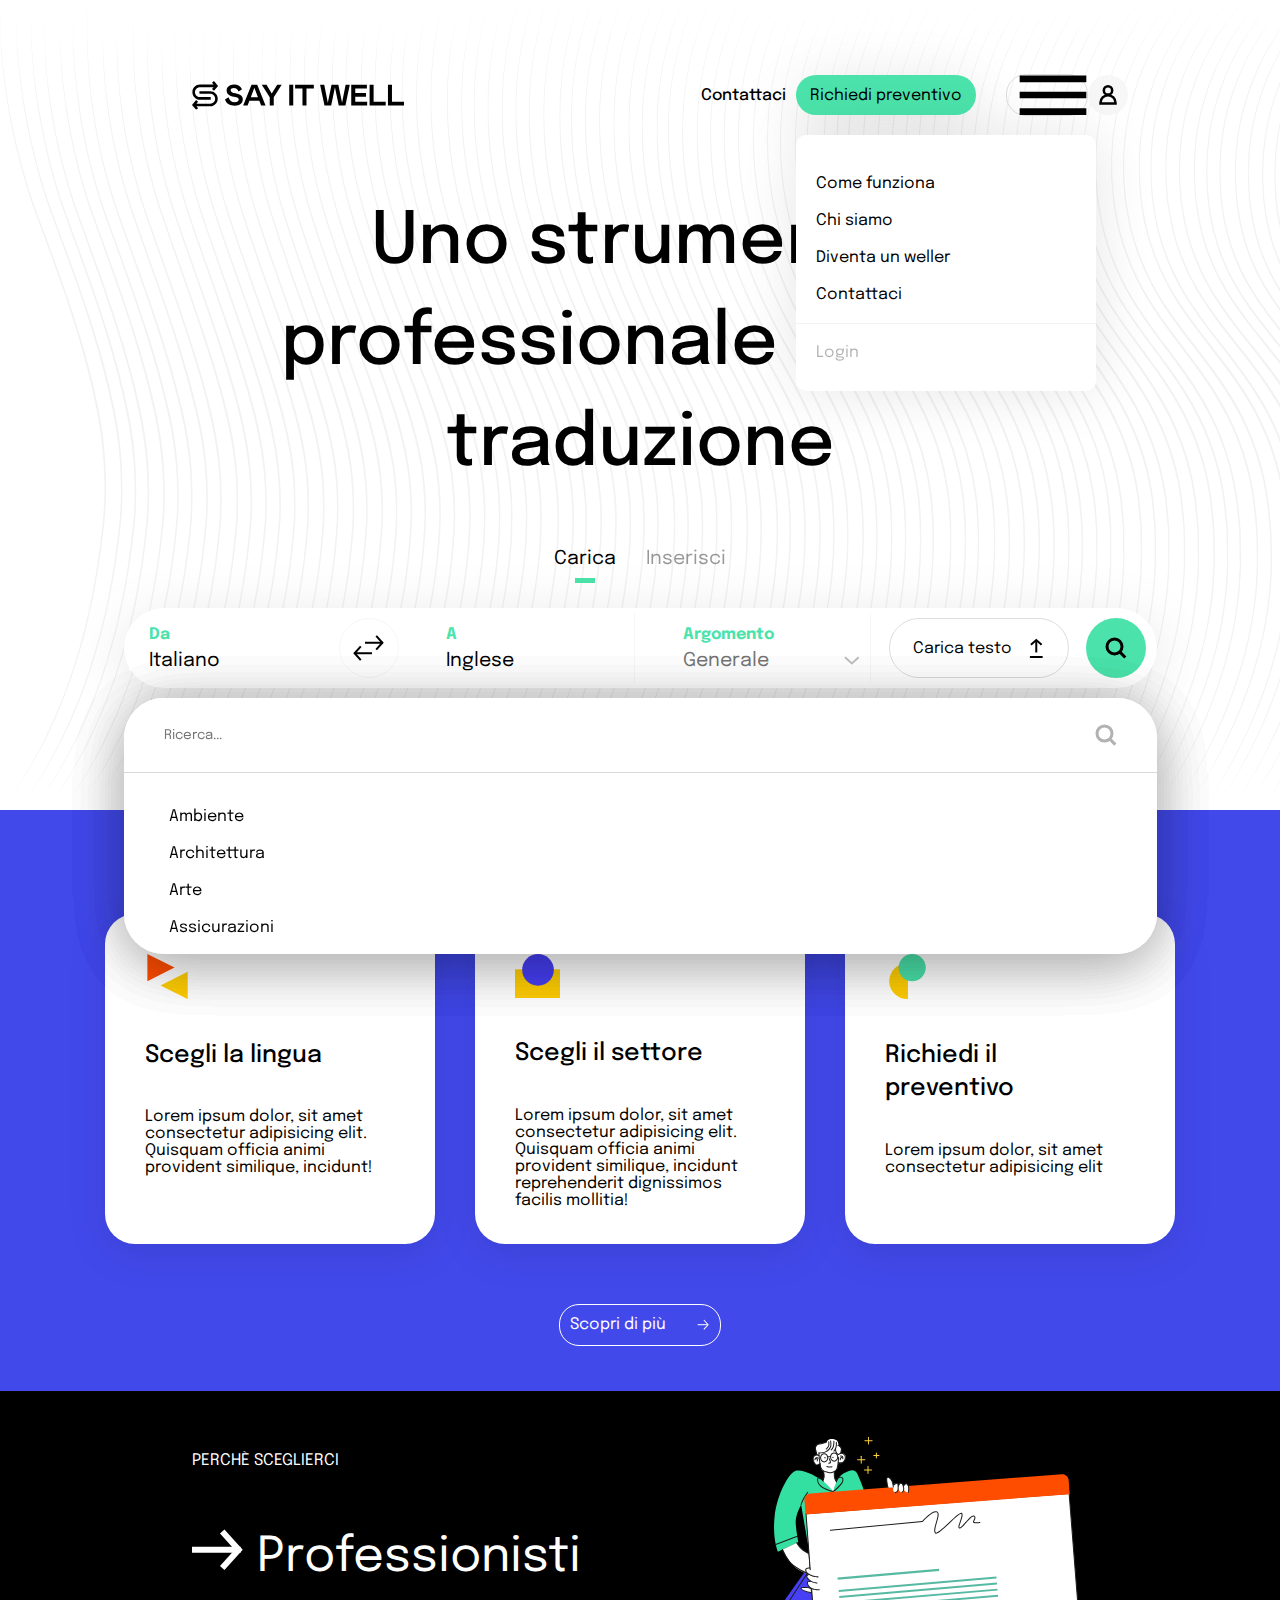
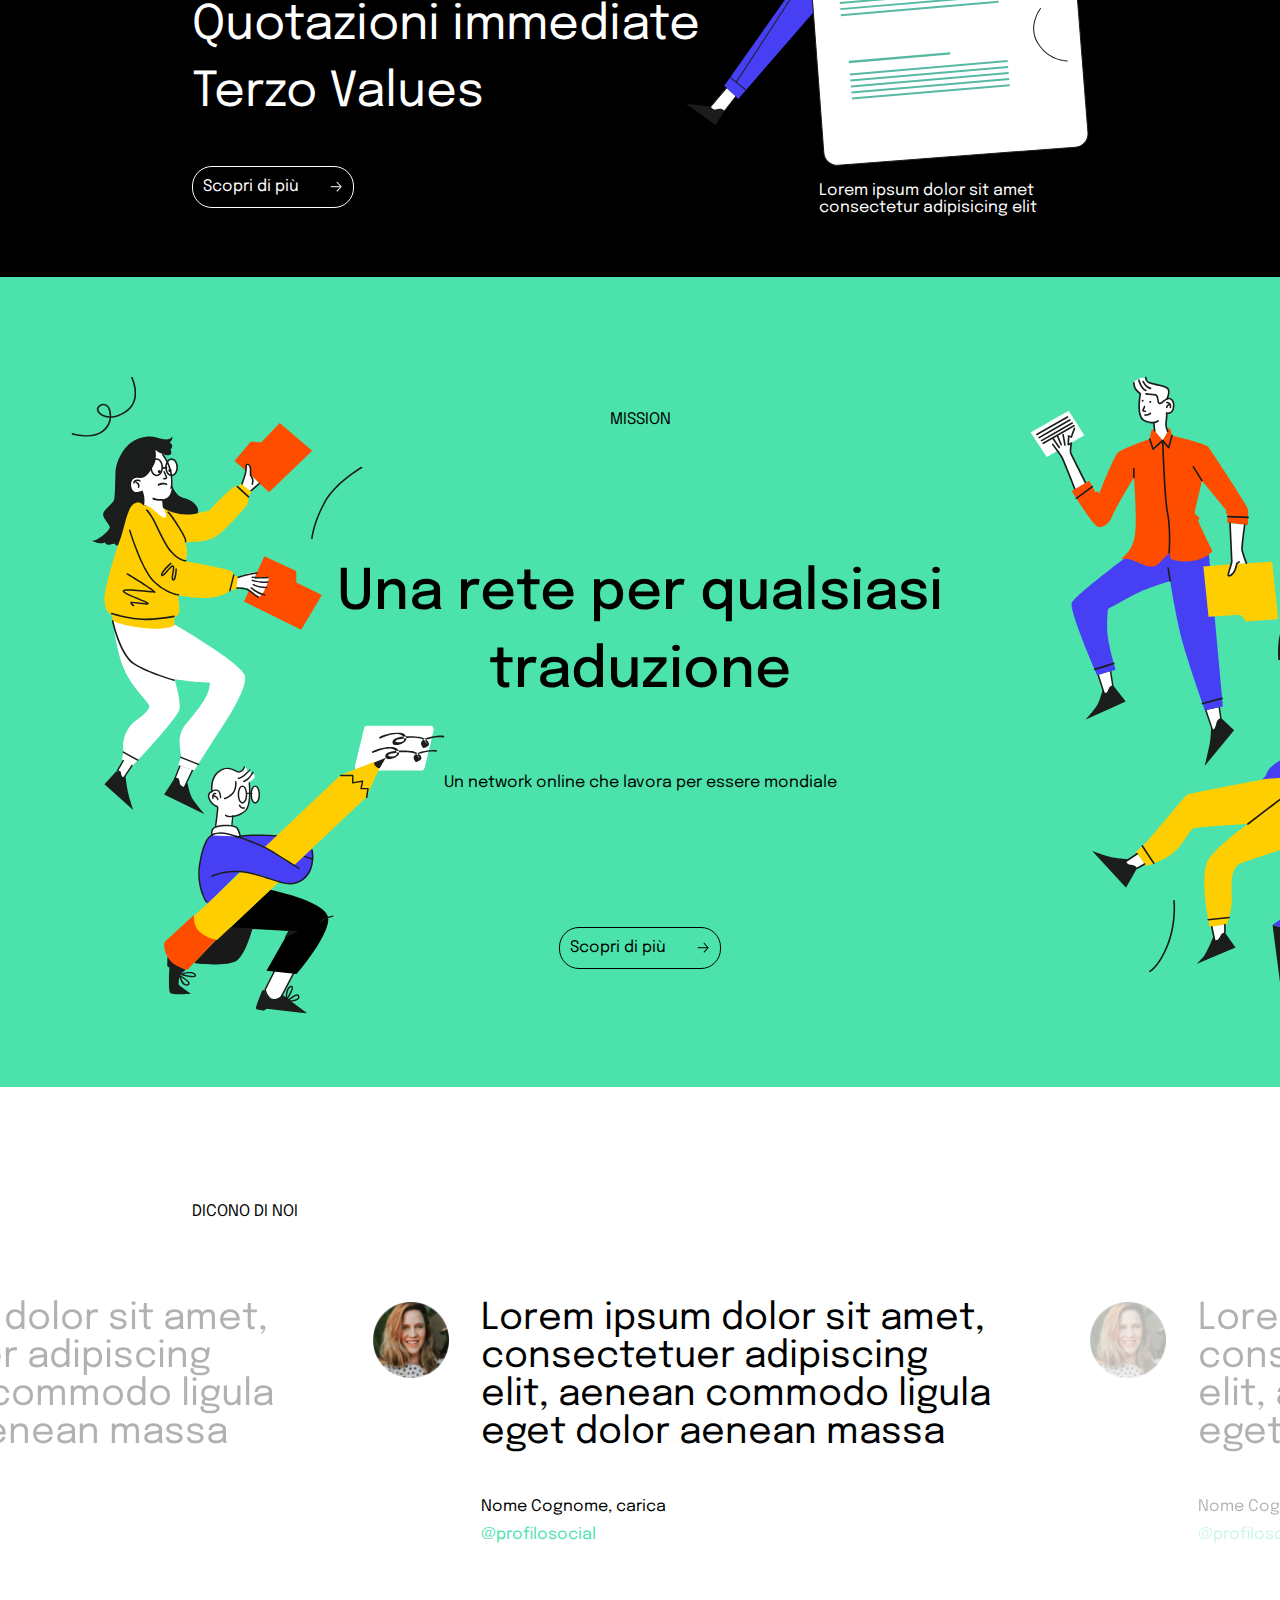
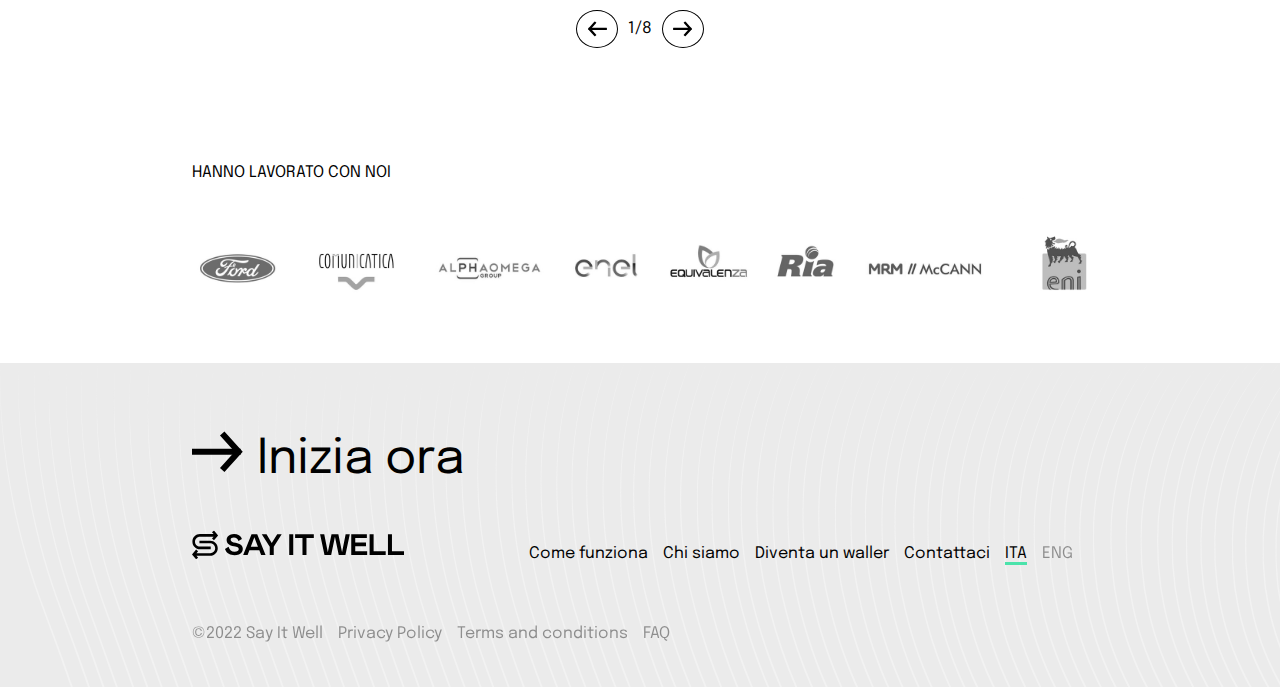
<file: index.html>
<!DOCTYPE html>
<html lang="en">

<head>
    <meta charset="UTF-8">
    <meta http-equiv="X-UA-Compatible" content="IE=edge">
    <meta name="viewport" content="width=device-width, initial-scale=1.0">
    <title>Say It Well</title>
    <link rel="stylesheet" href="footer.css">
    <link rel="stylesheet" href="style.css">
    <link rel="stylesheet" href="nav.css">
    <link rel="stylesheet" href="main.css">
</head>

<body>

    <section id="landing">
        <nav>
            <img src="res/icons/logo.svg" alt="SaiItWell" class="logo" onclick="location.href='index.html'">
            <div class="row">
                <a href="">Contattaci</a>
                <div class="cta" href="">Richiedi preventivo
                    <div id="prevMenu">
                        <a href="satellite1.html">Come funziona</a>
                        <a href="satellite2.html">Chi siamo</a>
                        <a href="work.html">Diventa un weller</a>
                        <a href="contacts.html">Contattaci</a>
                        <a href="" class="disabled anchorLogin">Login</a>
                    </div>
                </div>
                <div class="navMenu">
                    <img src="res/icons/menu.svg" class="menu" id="prevMenuBtn" alt="" id="prevMenuBtn">
                    <img src="res/icons/user.svg" alt="">
                </div>

            </div>
        </nav>
        <div>
            <h1>Uno strumento professionale per la traduzione</h1>
            <div class="links" id="uploadType">
                <span class="active" onclick="closeInserisciMenu()">Carica<i class="bottomBar"></i><input type="file" name="upload" id="upload" ></span>
                <span class="" onclick="openInserisciMenu()">Inserisci<i class="bottomBar"></i></span>
            </div>
            <div class="bar">
                <div class="langBox ">
                    <p>Da</p>
                    <input id="fromLanguage" type="text" value="Italiano" onclick="openFromMenu()">
                </div>
                <button id="swapLang">
                    <img src="res/icons/double-arrow.svg" alt="">
                </button>
                <div class="langBox bordered">
                    <p>A</p>
                    <input id="toLanguage" type="text" value="Inglese" onclick="openToMenu()">
                </div>

                <div class="langBox bordered">
                    <p>Argomento</p>
                    <div class="rowArrow">

                    <input id="argomento" type="text" placeholder="Generale"
                        onclick="openTopicMenu()">
                        <img src="res/icons/arrowDown.svg" alt="">
                    </div>
                </div>

                <button id="uploadTesto">
                    Carica testo <img src="res/icons/upload.svg" alt="">
                </button>

                <button id="search">
                    <img src="res/icons/lens.svg" alt="">
                </button>


                <div class="langMenu" id="fromLanguageMenu">

                    <div class="langContainer searchbar">
                        <input type="text" id="searchbarFrom" placeholder="Ricerca...">
                        <img src="res/icons/lens.svg" alt="">
                    </div>
                    <div class="langContainer lingua">
                        <div class="lang">Afrinkaans</div>
                        <div class="lang">Albanese</div>
                        <div class="lang">Aramaico</div>
                        <div class="lang">Arabo</div>
                    </div>

                </div>
                <div class="langMenu" id="toLanguageMenu">


                    <div class="side">

                        <div class="langContainer searchbar">
                            <input type="text" id="searchbarTo" placeholder="Ricerca...">
                            <img src="res/icons/lens.svg" alt="">
                        </div>
                        <div class="langContainer lingua">
                            <div class="lang">Afrinkaans</div>
                            <div class="lang">Albanese</div>
                            <div class="lang">Aramaico</div>
                            <div class="lang">Arabo</div>
                        </div>
                    </div>


                    <div class="side smaller" id="linguaSelezionata">
                        <h5>Lingua selezionata</h5>
                        <div class="lang active">Afrinkaans <i>x</i></div>
                        <div class="lang">Albanese <i>x</i></div>

                    </div>

                </div>
                <div class="langMenu" id="topicMenu">

                    <div class="langContainer searchbar">
                        <input type="text" id="searchbarTopic" placeholder="Ricerca...">
                        <img src="res/icons/lens.svg" alt="">
                    </div>
                    <div class="langContainer lingua">
                        <span class="topic">Ambiente</span>
                        <span class="topic">Architettura</span>
                        <span class="topic">Arte</span>
                        <span class="topic">Assicurazioni</span>
                    </div>

                </div>
                <div class="langMenu" id="inserisciMenu">
                    <textarea name="insert" id="insert" cols="30" rows="10">Lorem ipsum dolor sit amet, consectetuer adipiscing elit. Aenean commodo ligula eget dolor. Aenean massa. Cum sociis natoque penatibus et magnis dis parturient montes, nascetur ridiculus mus. Donec quam felis, ultricies nec, pellentesque eu, pretium quis, sem consequat massa quis enim. Donec pede justo, fringill
                    </textarea>

                </div>


            </div>
        </div>



        <p class="bottomText">
            <span>Hai esigenze più complesse? <a href="">Contattaci</a></span><br>
            275.950 traduttori professionisti 213.266 clienti traducono in modo intelligente
        </p>
    </section>

    <section id="howItWorks">
        <p class="title">Come funziona say it well</p>
        <div class="row">
            <div class="tile">
                <img src="res/img/lingua.svg" alt="">
                <h2>Scegli la lingua</h2>
                <p>Lorem ipsum dolor, sit amet consectetur adipisicing elit. Quisquam officia animi provident similique,
                    incidunt!</p>
            </div>
            <div class="tile">
                <img src="res/img/settore.svg" alt="">
                <h2>Scegli il settore</h2>
                <p>Lorem ipsum dolor, sit amet consectetur adipisicing elit. Quisquam officia animi provident similique,
                    incidunt reprehenderit dignissimos facilis mollitia!</p>
            </div>
            <div class="tile">
                <img src="res/img/preventivo.svg" alt="">
                <h2>Richiedi il<br> preventivo</h2>
                <p>Lorem ipsum dolor, sit amet consectetur adipisicing elit</p>
            </div>
        </div>
        <a class="button" href="">Scopri di più <img src="res/icons/white-arrow.svg" alt="" srcset=""></a>
    </section>

    <section id="whyChoose">
        <div class="column">
            <p class="title">Perchè sceglierci</p>
            <h2><img src="res/icons/big-arrow.svg" alt=""> Professionisti<br>Quotazioni immediate<br>Terzo Values</h2>
            <a class="button" href="">Scopri di più <img src="res/icons/white-arrow.svg" alt=""></a>
        </div>
        <div class="column">
            <img src="res/img/slider1.svg" alt="">
            <p>Lorem ipsum dolor sit amet consectetur adipisicing elit</p>
        </div>

    </section>

    <section id="mission">
        <p class="title">Mission</p>
        <h2>Una rete per qualsiasi<br>traduzione</h2>
        <p>Un network online che lavora per essere mondiale</p>
        <a class="button" href="">Scopri di più <img src="res/icons/black-arrow.svg" alt=""></a>
    </section>

    <section id="references">
        <p>DICONO DI NOI</p>
        <div class="slider">
            <div class="comment active">
                <img src="res/img/comment1.png" alt="" class="avatar">
                <div>
                    <p>
                        Lorem ipsum dolor sit amet, consectetuer adipiscing elit, aenean commodo ligula eget dolor
                        aenean massa
                    </p>
                    <span>Nome Cognome, carica</span><br>
                    <a href="">@profilosocial</a>
                </div>

            </div>
            <div class="comment prev">
                <img src="res/img/comment1.png" alt="" class="avatar">
                <div>
                    <p>
                        Lorem ipsum dolor sit amet, consectetuer adipiscing elit, aenean commodo ligula eget dolor
                        aenean massa
                    </p>
                    <span>Nome Cognome, carica</span><br>
                    <a href="">@profilosocial</a>
                </div>

            </div>
            <div class="comment next">
                <img src="res/img/comment1.png" alt="" class="avatar">
                <div>
                    <p>
                        Lorem ipsum dolor sit amet, consectetuer adipiscing elit, aenean commodo ligula eget dolor
                        aenean massa
                    </p>
                    <span>Nome Cognome, carica</span><br>
                    <a href="">@profilosocial</a>
                </div>

            </div>

        </div>
        <div class="controls">
            <img src="res/icons/arrow.svg" class="mirrored" alt="">
            <span>1/8</span>
            <img src="res/icons/arrow.svg" alt="">
        </div>

    </section>

    <section id="brands">
        <p>HANNO LAVORATO CON NOI</p>
        <img src="res/img/brands.svg" alt="">
    </section>

    <section id="footer">
        <h1><img src="res/icons/big-arrow-black.svg" alt=""> Inizia ora</h1>
        <footer>
            <img src="res/icons/logo.svg" alt="SaiItWell" class="logo" onclick="location.href='index.html'">
            <div class="links">
                <a href="">Come funziona</a>
                <a href="">Chi siamo</a>
                <a href="">Diventa un waller</a>
                <a href="">Contattaci</a>
                <a href="" class="lan active">ITA</a>
                <a href="" class="lan">ENG</a>
            </div>
        </footer>
        <span>
            <a href="">©2022 Say It Well</a>
            <a href="">Privacy Policy</a>
            <a href="">Terms and conditions</a>
            <a href="">FAQ</a>
        </span>
    </section>

    <script src='https://cdnjs.cloudflare.com/ajax/libs/jquery/3.6.0/jquery.js'
        integrity='sha512-n/4gHW3atM3QqRcbCn6ewmpxcLAHGaDjpEBu4xZd47N0W2oQ+6q7oc3PXstrJYXcbNU1OHdQ1T7pAP+gi5Yu8g=='
        crossorigin='anonymous'></script>
    <script src="ui.js"></script>
</body>

</html>
</file>
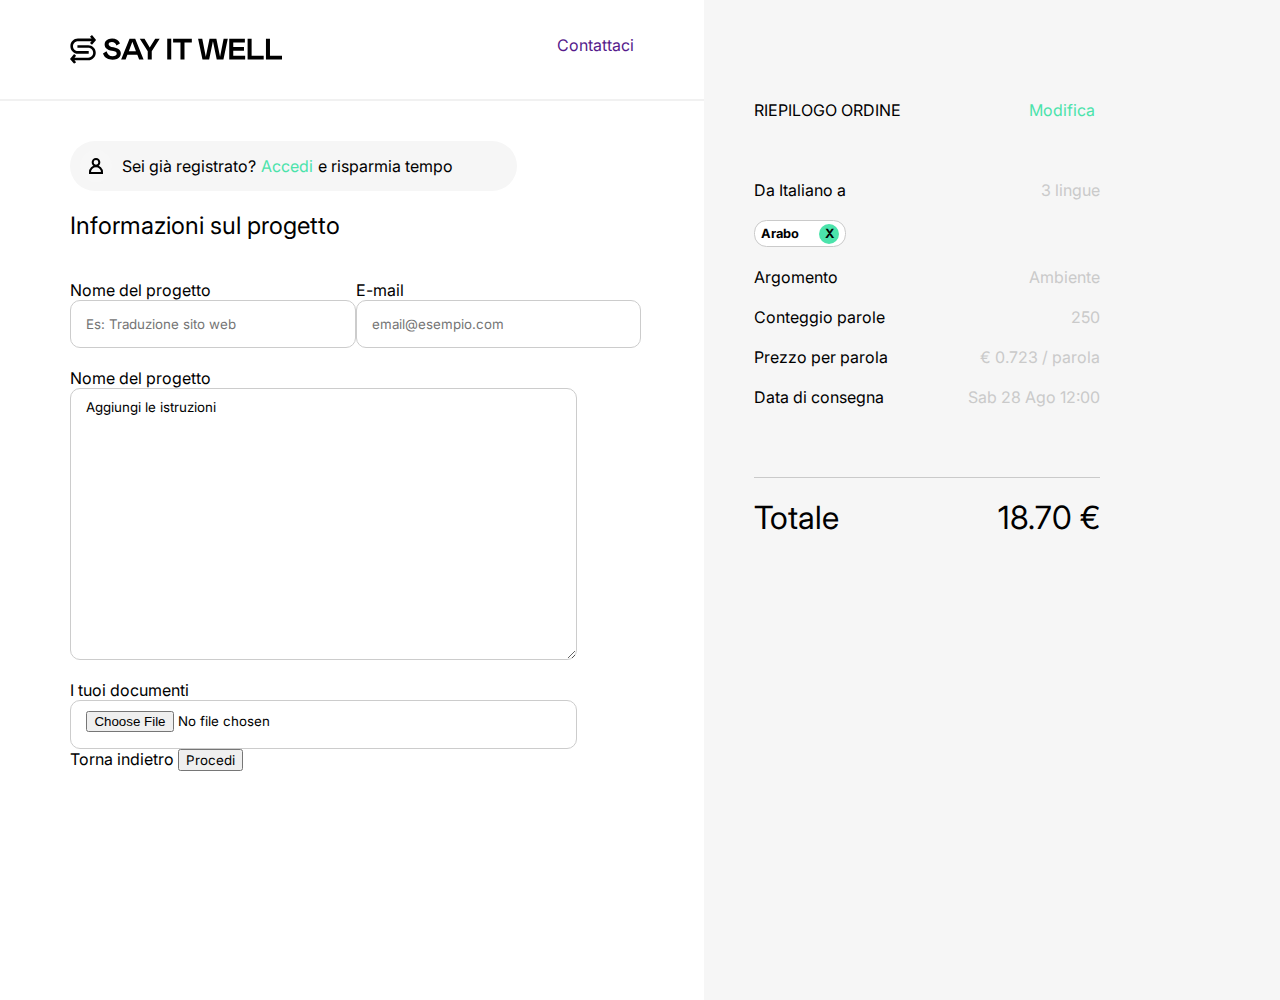
<file: checkout.html>
<!DOCTYPE html>
<html lang="en">
<head>
    <meta charset="UTF-8">
    <meta http-equiv="X-UA-Compatible" content="IE=edge">
    <meta name="viewport" content="width=device-width, initial-scale=1.0">
    <title>Document</title>
    <link rel="stylesheet" href="checkout.css">
</head>
<body>
    <section id="info">
        <nav>
            <img src="res/icons/logo.svg" alt="">
            <a href="">Contattaci</a>
        </nav>
        
        <form action="">

            <span id="login"><img src="res/icons/user.svg" alt=""> Sei già registrato? <a href="" class="green">Accedi </a> e risparmia tempo</span>

            <h2>Informazioni sul progetto</h2>

            <div class="inputs">
                <label for="Nome">
                    Nome del progetto
                    <input type="text" name="Nome" placeholder="Es: Traduzione sito web">
                </label>
                <label for="Email">
                    E-mail
                    <input type="text" name="Email" placeholder="email@esempio.com">
                </label>
            </div>

            <label for="Progetto">
                Nome del progetto
                <textarea name="Progetto" id="Progetto" cols="30" rows="10">Aggiungi le istruzioni</textarea>
            </label>
            <label for="Email">
                I tuoi documenti
                <input type="file" name="Documenti" placeholder="Documenti">
            </label>

            <div class="row">
                <span>Torna indietro</span>
                <button type="submit">Procedi</button>
            </div>
        </form>


    </section>

    <section id="recap">
        <span class="header">
            RIEPILOGO ORDINE
            <a href="" class="green">Modifica</a>
        </span>

        <span id="recapInfo">
            <span class="between">
                Da Italiano a
                <b>3 lingue</b>
            </span>

            <span class="row">
                <div class="lingua">
                    Arabo <a href="" class="remove">X</a>
                </div>
            </span>

            <span class="between">
                Argomento
                <b>Ambiente</b>
            </span>
            <span class="between">
                Conteggio parole
                <b>250</b>
            </span>
            <span class="between">
                Prezzo per parola
                <b>€ 0.723 / parola</b>
            </span>
            <span class="between">
                Data di consegna
                <b>Sab 28 Ago 12:00</b>
            </span>

            
            <span class="between totale">
                Totale
                <b>18.70 €</b>
            </span>
        </span>

    </section>
    
<script src='https://cdnjs.cloudflare.com/ajax/libs/jquery/3.6.0/jquery.js' integrity='sha512-n/4gHW3atM3QqRcbCn6ewmpxcLAHGaDjpEBu4xZd47N0W2oQ+6q7oc3PXstrJYXcbNU1OHdQ1T7pAP+gi5Yu8g==' crossorigin='anonymous'></script>
<script src="ui.js"></script>
</body>
</html>
</file>
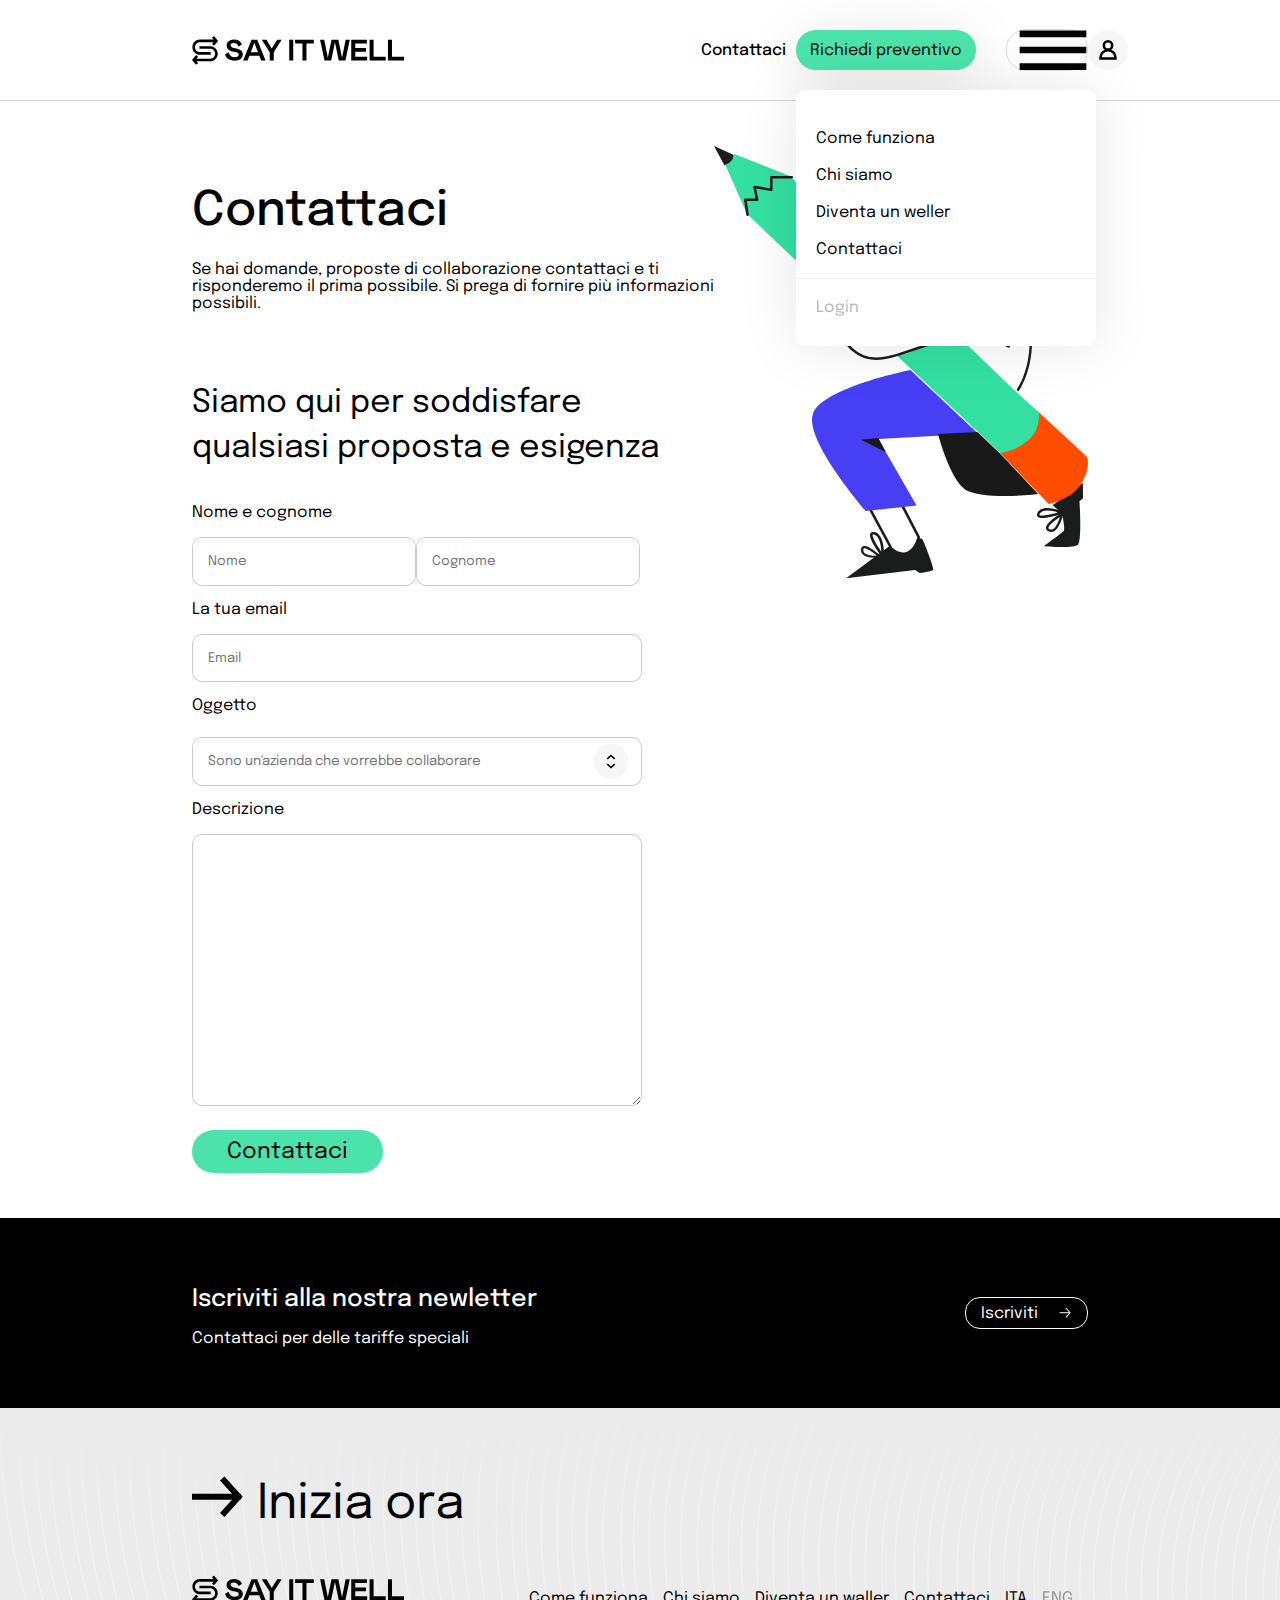
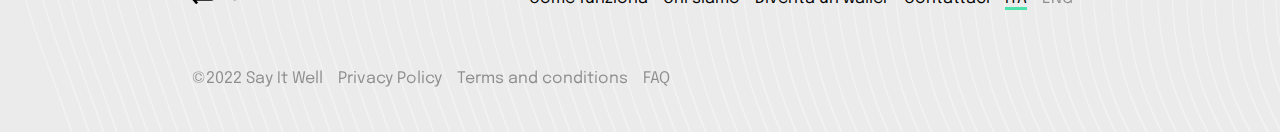
<file: contacts.html>
<!DOCTYPE html>
<html lang="en">
<head>
    <meta charset="UTF-8">
    <meta http-equiv="X-UA-Compatible" content="IE=edge">
    <meta name="viewport" content="width=device-width, initial-scale=1.0">
    <title>Document</title>
    <link rel="stylesheet" href="nav.css">
    <link rel="stylesheet" href="footer.css">
    <link rel="stylesheet" href="style.css">
    <link rel="stylesheet" href="contacts.css">
</head>
<body>


    <nav>
        <img src="res/icons/logo.svg" alt="SaiItWell" class="logo" onclick="location.href='index.html'">
        <div class="row">
            <a href="">Contattaci</a>
            <div class="cta" href="">Richiedi preventivo
                <div id="prevMenu">
                    <a href="satellite1.html">Come funziona</a>
                    <a href="satellite2.html">Chi siamo</a>
                    <a href="work.html">Diventa un weller</a>
                    <a href="contacts.html">Contattaci</a>
                    <a href="" class="disabled anchorLogin">Login</a>
                </div>
            </div>
            <div class="navMenu">
                <img src="res/icons/menu.svg" class="menu" id="prevMenuBtn" id="prevMenuBtn" alt="">
                <img src="res/icons/user.svg" alt="">
            </div>

        </div>
    </nav>

    <section id="landing">
        <div class="content">
            <h1>Contattaci</h1>
            <p class="call">Se hai domande, proposte di collaborazione contattaci e ti risponderemo il prima possibile. Si prega di fornire più informazioni possibili.</p>
            <h3>Siamo qui per soddisfare qualsiasi proposta e esigenza</h3>

            <form action="">

                <p>Nome e cognome</p>
                <div class="inputs">
                    <input type="text" name="Nome" placeholder="Nome">
                    <input type="text" name="Cognome" placeholder="Cognome">
                </div>


                <p>La tua email</p>
                <input type="text" placeholder="Email" name="Email">
                
                <p>Oggetto</p>
                <!-- <input type="text" placeholder="Oggetto" placeholder="Sono un'azienda che vorrebbe collaborare"> -->
                <input type="text" name="" placeholder="Sono un'azienda che vorrebbe collaborare" id="sfoglia">
                <img src="res/icons/select.svg" class="inputIcon" id="uploadOggetto" alt="">
                <p>Descrizione</p>
                <textarea type="text" name="Candidatura" id="Candidatura" value="Scrivi qui la tua richiesta..."></textarea>

                <button type="submit">Contattaci</button>

            </form>
        </div>
        <img src="res/img/contacts.svg" alt="">
    </section>

    
    
    <section id="newsletter">

        <div>
            <h2>Iscriviti alla nostra newletter</h2>
            <p>Contattaci per delle tariffe speciali</p>
        </div>


        <a href="" class="button">
            Iscriviti <img src="res/icons/white-arrow.svg" alt="">
        </a>




    </section>



    <section id="footer">
        <h1><img src="res/icons/big-arrow-black.svg" alt=""> Inizia ora</h1>
        <footer>
            <img src="res/icons/logo.svg" alt="SaiItWell" class="logo" onclick="location.href='index.html'">
            <div class="links">
                <a href="">Come funziona</a>
                <a href="">Chi siamo</a>
                <a href="">Diventa un waller</a>
                <a href="">Contattaci</a>
                <a href="" class="lan active">ITA</a>
                <a href="" class="lan">ENG</a>
            </div>
        </footer>
        <span>
            <a href="">©2022 Say It Well</a>
            <a href="">Privacy Policy</a>
            <a href="">Terms and conditions</a>
            <a href="">FAQ</a>
        </span>
    </section>
    
<script src='https://cdnjs.cloudflare.com/ajax/libs/jquery/3.6.0/jquery.js' integrity='sha512-n/4gHW3atM3QqRcbCn6ewmpxcLAHGaDjpEBu4xZd47N0W2oQ+6q7oc3PXstrJYXcbNU1OHdQ1T7pAP+gi5Yu8g==' crossorigin='anonymous'></script>
<script src="ui.js"></script>
</body>
</html>
</file>
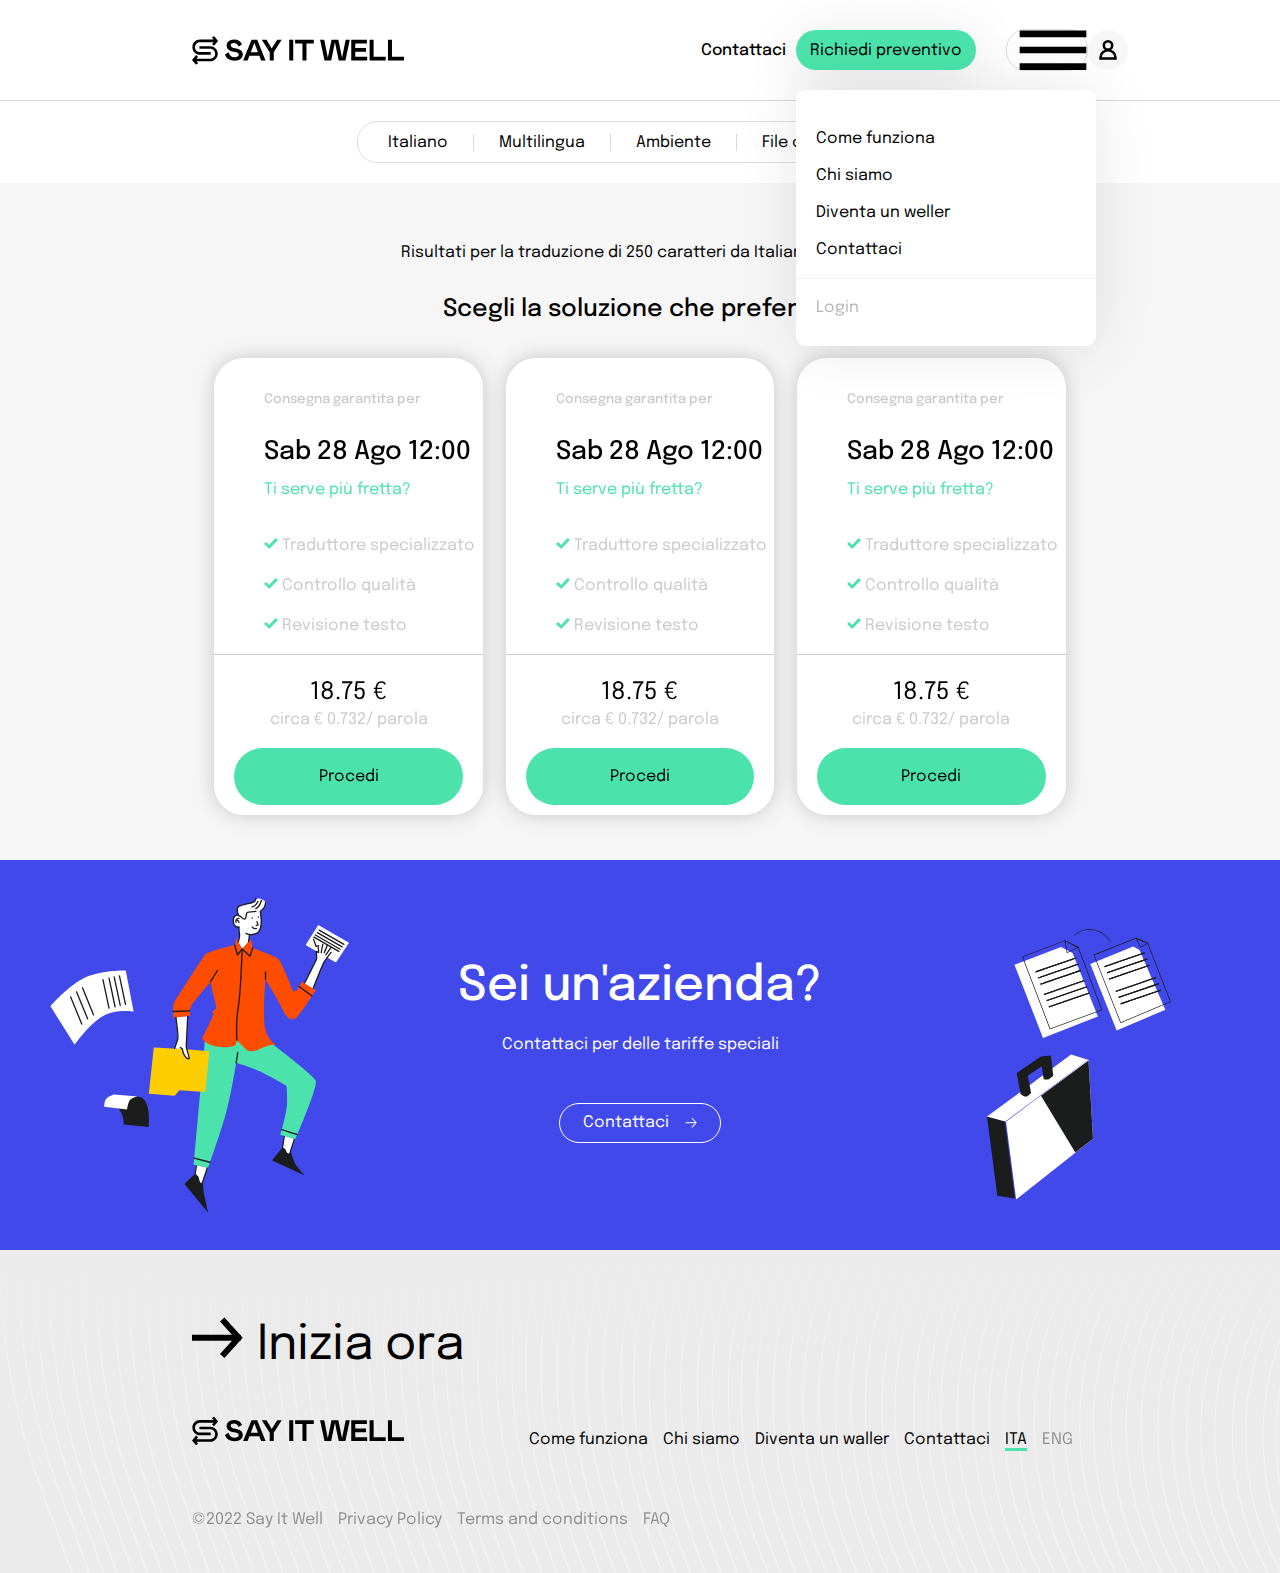
<file: preventivo.html>
<!DOCTYPE html>
<html lang="en">
<head>
    <meta charset="UTF-8">
    <meta http-equiv="X-UA-Compatible" content="IE=edge">
    <meta name="viewport" content="width=device-width, initial-scale=1.0">
    <title>Document</title> 
    <link rel="stylesheet" href="nav.css">
    <link rel="stylesheet" href="footer.css">
    <link rel="stylesheet" href="style.css">
    <link rel="stylesheet" href="preventivo.css">
</head>
<body>
    <nav>
        <img src="res/icons/logo.svg" alt="SaiItWell" class="logo" onclick="location.href='index.html'">
        <div class="row">
            <a href="">Contattaci</a>
            <div class="cta" href="">Richiedi preventivo
                <div id="prevMenu">
                    <a href="satellite1.html">Come funziona</a>
                    <a href="satellite2.html">Chi siamo</a>
                    <a href="work.html">Diventa un weller</a>
                    <a href="contacts.html">Contattaci</a>
                    <a href="" class="disabled anchorLogin">Login</a>
                </div>
            </div>
            <div class="navMenu">
                <img src="res/icons/menu.svg" class="menu" id="prevMenuBtn" alt="">
                <img src="res/icons/user.svg" alt="">
            </div>

        </div>
    </nav>

    <div class="navSearch">
        <div class="languageCont">
            <div id="navLang">Italiano</div>
            <div id="navTransl">Multilingua</div>
            <div id="navSect">Ambiente</div>
            <div id="navFile">File caricato</div>
            <div id="searchIcon">
                <img src="res/icons/lens.svg" alt="">
            </div>
        </div>
    </div>

    <section >
        <p class="titles">Risultati per la traduzione di 250 caratteri da Italiano a Arabo</p>
        <h4 class="titles">Scegli la soluzione che preferisci</h4>
        <div class="row">
            <div class="block">
                <h5>Consegna garantita per</h5>
                <h3 id="data">Sab 28 Ago 12:00</h3>
                <p class="green">Ti serve più fretta?</p>

                <div class="features">
                    <p><b class="green"><img src="res/icons/ok.svg" alt=""></b> Traduttore specializzato</p>
                    <p><b class="green"><img src="res/icons/ok.svg" alt=""></b> Controllo qualità</p>
                    <p><b class="green"><img src="res/icons/ok.svg" alt=""></b> Revisione testo</p>
                </div>
                
                <div class="prezzo">
                    <b>18.75 €</b><br>
                    <span>
                        circa € 0.732/ parola
                    </span>
                </div>

                <button>Procedi</button>
            </div>
            <div class="block">
                <h5>Consegna garantita per</h5>
                <h3 id="data">Sab 28 Ago 12:00</h3>
                <p class="green">Ti serve più fretta?</p>

                <div class="features">
                    <p><b class="green"><img src="res/icons/ok.svg" alt=""></b> Traduttore specializzato</p>
                    <p><b class="green"><img src="res/icons/ok.svg" alt=""></b> Controllo qualità</p>
                    <p><b class="green"><img src="res/icons/ok.svg" alt=""></b> Revisione testo</p>
                </div>
                
                <div class="prezzo">
                    <b>18.75 €</b><br>
                    <span>
                        circa € 0.732/ parola
                    </span>
                </div>

                <button>Procedi</button>
            </div>
            <div class="block">
                <h5>Consegna garantita per</h5>
                <h3 id="data">Sab 28 Ago 12:00</h3>
                <p class="green">Ti serve più fretta?</p>

                <div class="features">
                    <p><b class="green"><img src="res/icons/ok.svg" alt=""></b> Traduttore specializzato</p>
                    <p><b class="green"><img src="res/icons/ok.svg" alt=""></b> Controllo qualità</p>
                    <p><b class="green"><img src="res/icons/ok.svg" alt=""></b> Revisione testo</p>
                </div>
                
                <div class="prezzo">
                    <b>18.75 €</b><br>
                    <span>
                        circa € 0.732/ parola
                    </span>
                </div>

                <button>Procedi</button>
            </div>
        </div>
    </section>


    <section id="collabora">
        <h3>Sei un'azienda?</h3>
        <p>Contattaci per delle tariffe speciali</p>
        <a href="" class="button">
            Contattaci <img src="res/icons/white-arrow.svg" alt="">
        </a>

        <img src="res/img/prevBg1.svg" alt="" class="sprites">
        <img src="res/img/prevBg2.svg" alt="" class="sprites">
    </section>
    
<!-- 
    <section id="newsletter">
    </section> -->

    <section id="footer">
        <h1><img src="res/icons/big-arrow-black.svg" alt=""> Inizia ora</h1>
        <footer>
            <img src="res/icons/logo.svg" alt="SaiItWell" class="logo" onclick="location.href='index.html'">
            <div class="links">
                <a href="">Come funziona</a>
                <a href="">Chi siamo</a>
                <a href="">Diventa un waller</a>
                <a href="">Contattaci</a>
                <a href="" class="lan active">ITA</a>
                <a href="" class="lan">ENG</a>
            </div>
        </footer>
        <span>
            <a href="">©2022 Say It Well</a>
            <a href="">Privacy Policy</a>
            <a href="">Terms and conditions</a>
            <a href="">FAQ</a>
        </span>
    </section>

<script src='https://cdnjs.cloudflare.com/ajax/libs/jquery/3.6.0/jquery.js' integrity='sha512-n/4gHW3atM3QqRcbCn6ewmpxcLAHGaDjpEBu4xZd47N0W2oQ+6q7oc3PXstrJYXcbNU1OHdQ1T7pAP+gi5Yu8g==' crossorigin='anonymous'></script>
<script src="ui.js"></script>
</body>
</html>
</file>
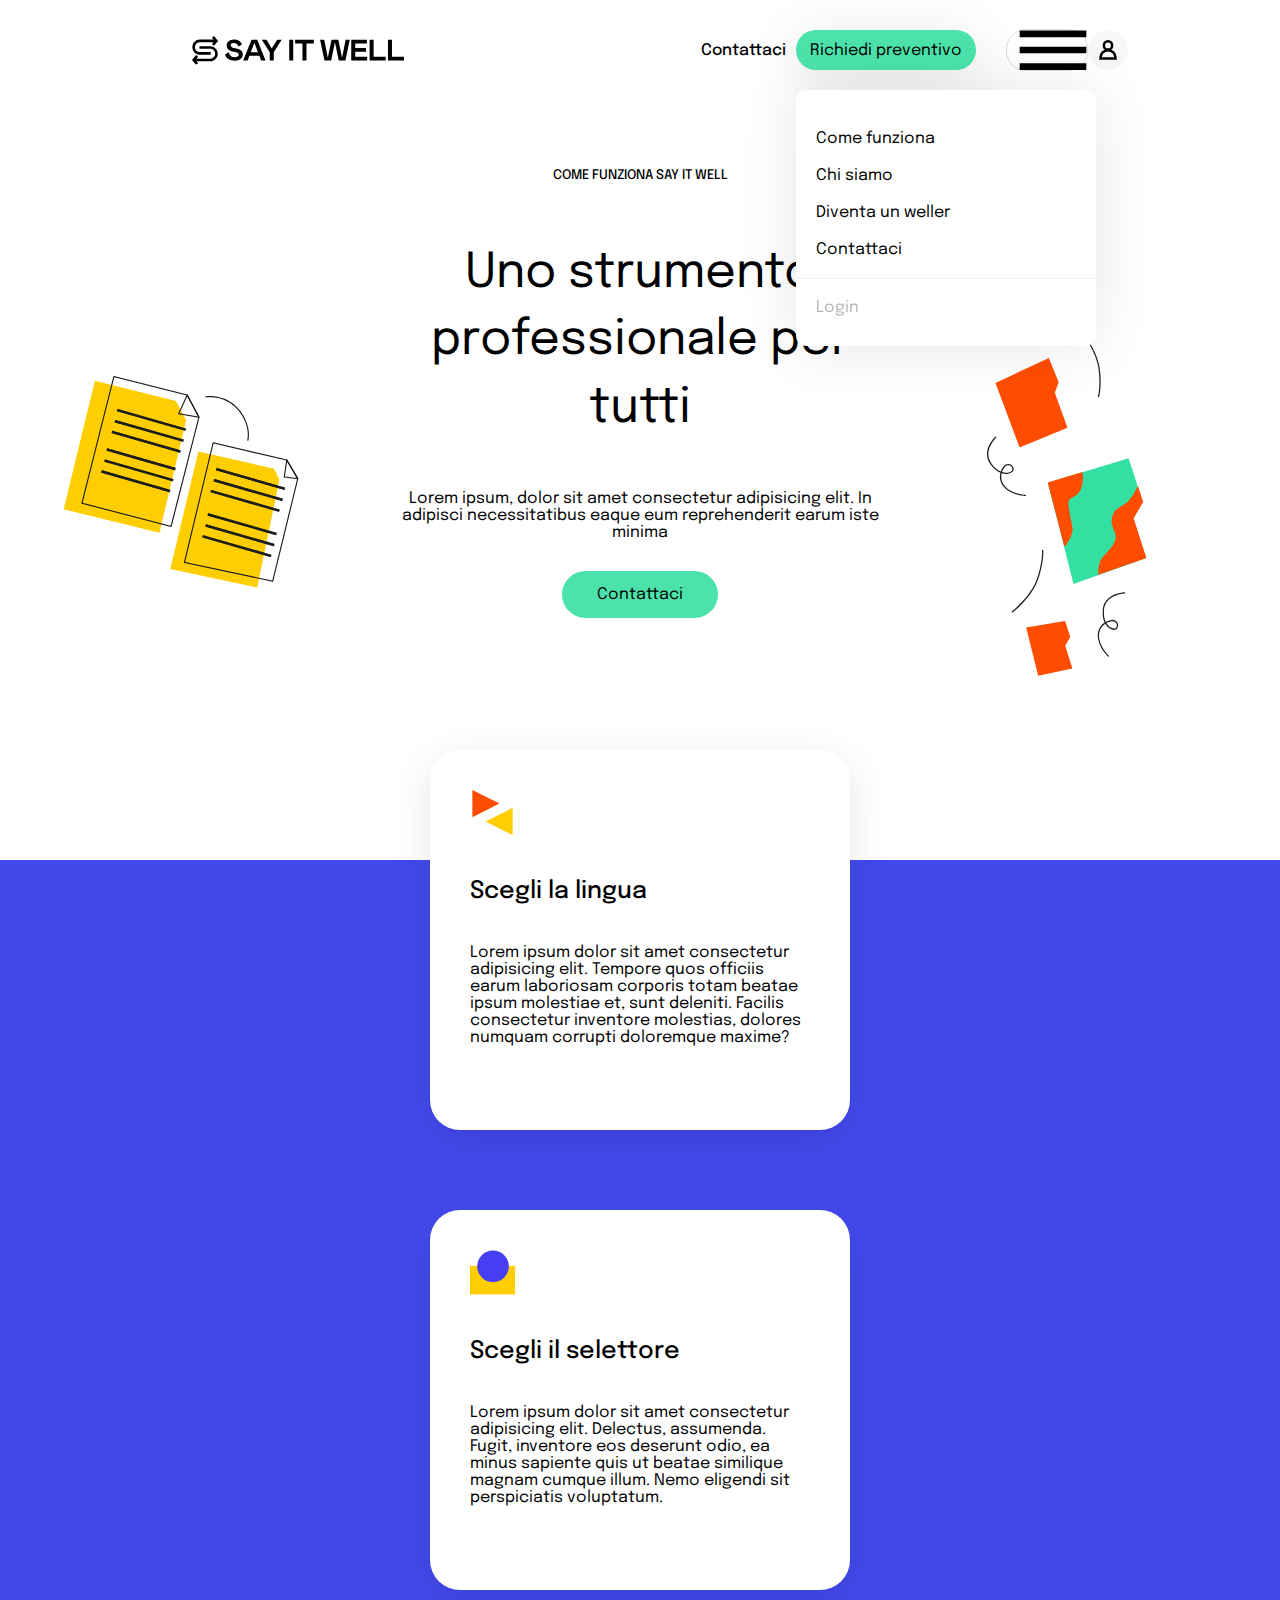
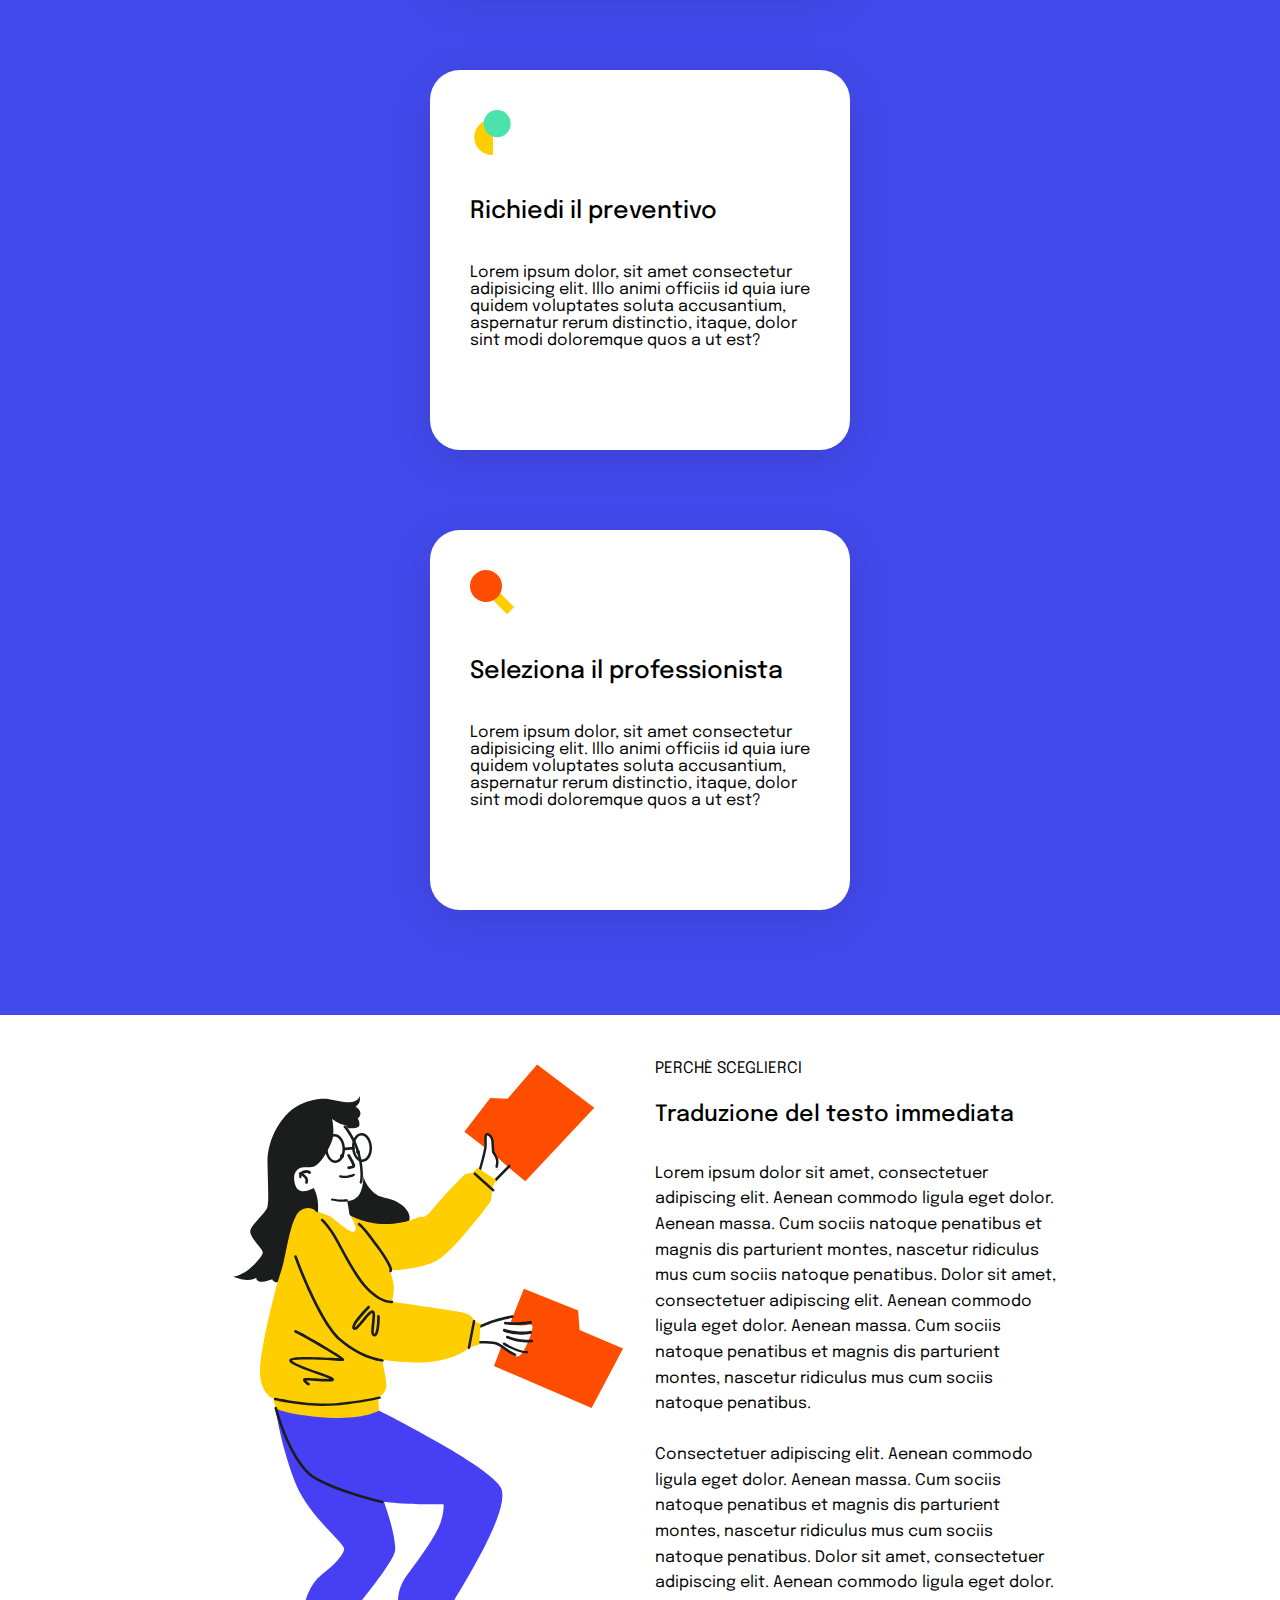
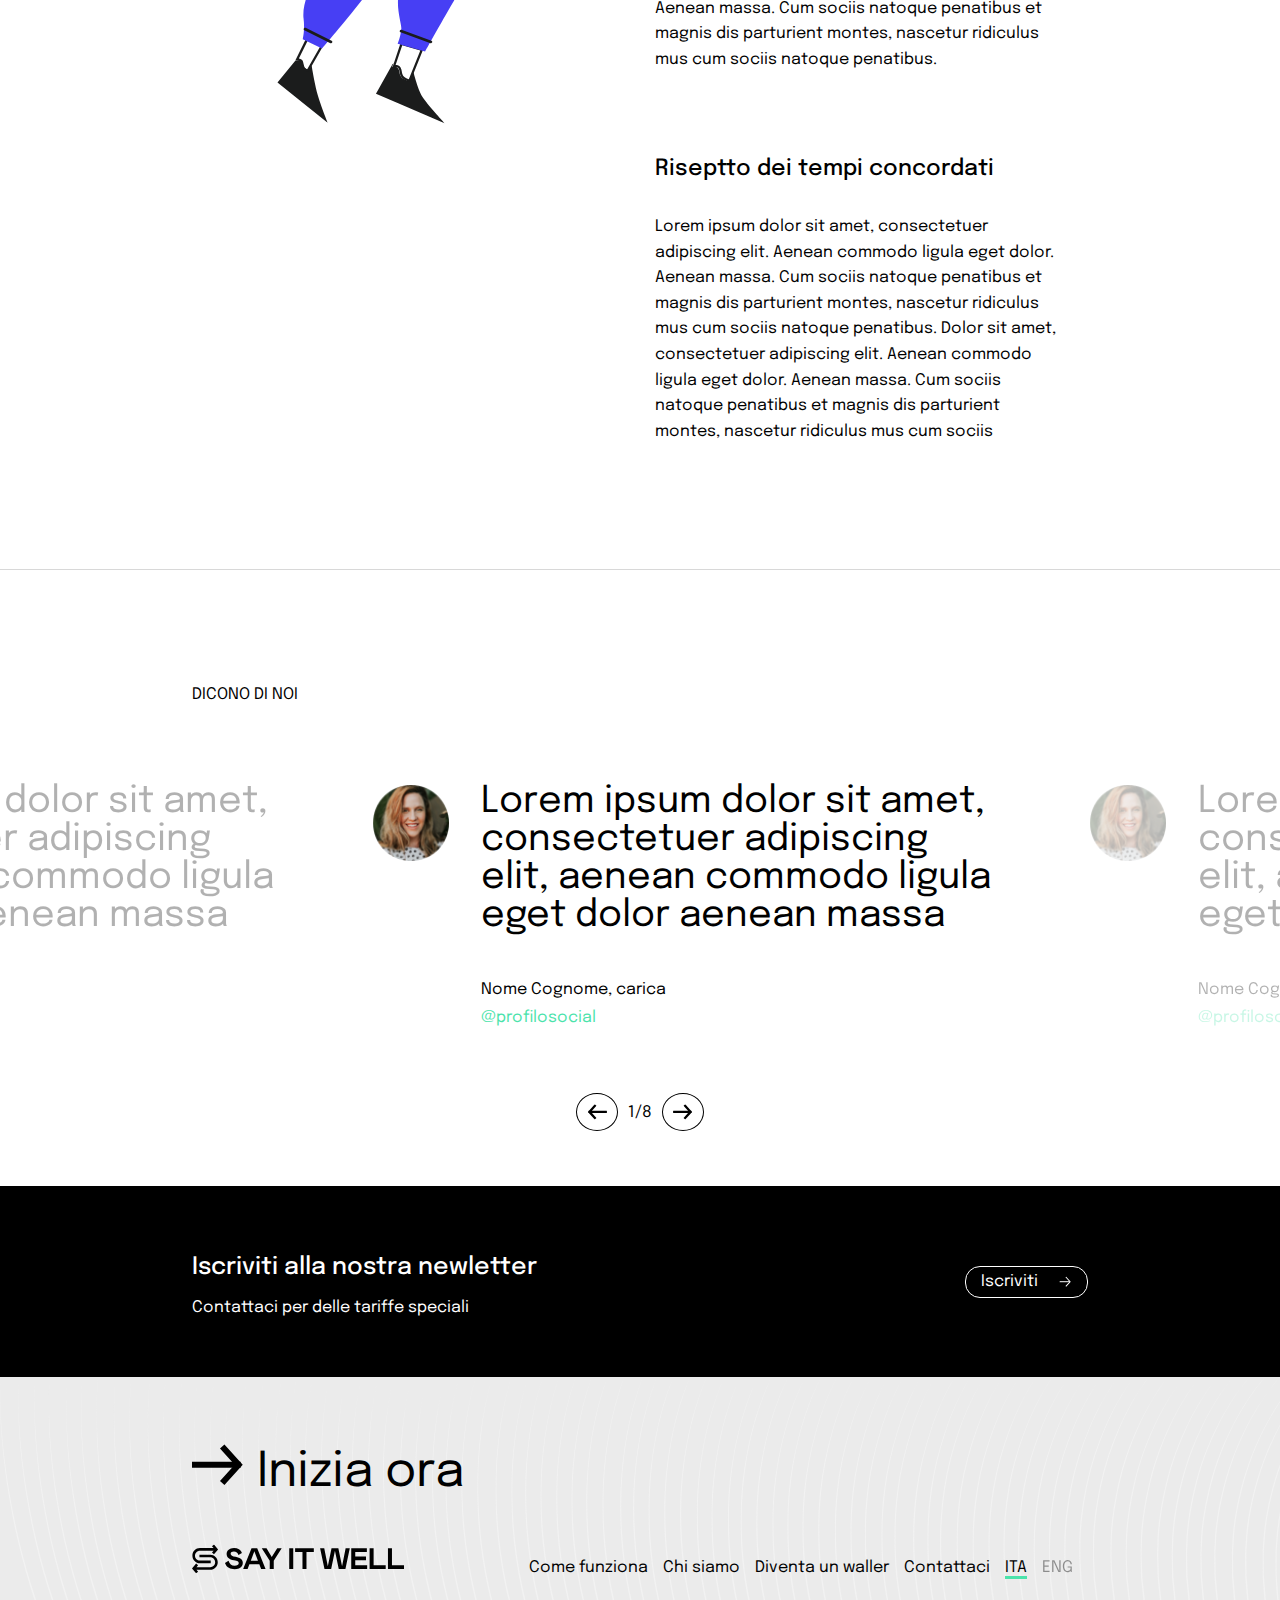
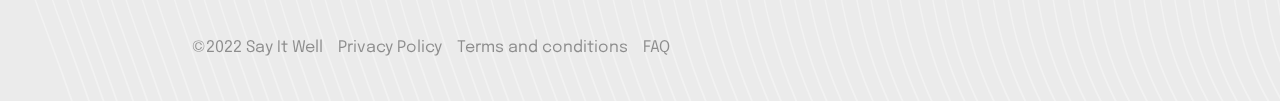
<file: satellite1.html>
<!DOCTYPE html>
<html lang="en">

<head>
    <meta charset="UTF-8">
    <meta http-equiv="X-UA-Compatible" content="IE=edge">
    <meta name="viewport" content="width=device-width, initial-scale=1.0">
    <title>Document</title>
    <link rel="stylesheet" href="nav.css">
    <link rel="stylesheet" href="footer.css">
    <link rel="stylesheet" href="style.css">
    <link rel="stylesheet" href="s1.css">
</head>

<body>


    <nav>
        <img src="res/icons/logo.svg" alt="SaiItWell" class="logo" onclick="location.href='index.html'">
        <div class="row">
            <a href="">Contattaci</a>
            <div class="cta" href="">Richiedi preventivo
                <div id="prevMenu">
                    <a href="satellite1.html">Come funziona</a>
                    <a href="satellite2.html">Chi siamo</a>
                    <a href="work.html">Diventa un weller</a>
                    <a href="contacts.html">Contattaci</a>
                    <a href="" class="disabled anchorLogin">Login</a>
                </div>
            </div>
            <div class="navMenu">
                <img src="res/icons/menu.svg" class="menu" id="prevMenuBtn" alt="">
                <img src="res/icons/user.svg" alt="">
            </div>

        </div>
    </nav>


    <section id="landing">
        <div class="container">
            <h5>COME FUNZIONA SAY IT WELL</h5>
            <h1>Uno strumento professionale per tutti</h1>
            <p>Lorem ipsum, dolor sit amet consectetur adipisicing elit. In adipisci necessitatibus eaque eum
                reprehenderit earum iste minima</p>
            <button>Contattaci</button>
            <img src="res/img/s1land1.svg" alt="" class="sprites">
            <img src="res/img/s1land2.svg" alt="" class="sprites">
        </div>
    </section>

    <section id="numbers">
        <div class="row offset">
            <div class="block">
                <img src="res/img/lingua.svg" alt="">
                <h2>Scegli la lingua</h2>
                <p>Lorem ipsum dolor sit amet consectetur adipisicing elit. Tempore quos officiis earum laboriosam
                    corporis totam beatae ipsum molestiae et, sunt deleniti. Facilis consectetur inventore molestias,
                    dolores numquam corrupti doloremque maxime?</p>
            </div>
            <div class="block">
                <img src="res/img/settore.svg" alt="">
                <h2>Scegli il selettore</h2>
                <p>Lorem ipsum dolor sit amet consectetur adipisicing elit. Delectus, assumenda. Fugit, inventore eos
                    deserunt odio, ea minus sapiente quis ut beatae similique magnam cumque illum. Nemo eligendi sit
                    perspiciatis voluptatum.</p>
            </div>
            <div class="block">
                <img src="res/img/preventivo.svg" alt="">
                <h2>Richiedi il preventivo</h2>
                <p>Lorem ipsum dolor, sit amet consectetur adipisicing elit. Illo animi officiis id quia iure quidem
                    voluptates soluta accusantium, aspernatur rerum distinctio, itaque, dolor sint modi doloremque quos
                    a ut est?</p>
            </div>
            <div class="block">
                <img src="res/img/professionista.svg" alt="">
                <h2>Seleziona il professionista</h2>
                <p>Lorem ipsum dolor, sit amet consectetur adipisicing elit. Illo animi officiis id quia iure quidem
                    voluptates soluta accusantium, aspernatur rerum distinctio, itaque, dolor sint modi doloremque quos
                    a ut est?</p>
            </div>
        </div>
    </section>




    <section id="story">
        <div class="img">
            <img src="res/img/s1img.svg" alt="">
        </div>

        <div class="testo">
            <span>PERCHÈ SCEGLIERCI</span>
            <h3>Traduzione del testo immediata</h3>
            <p>Lorem ipsum dolor sit amet, consectetuer adipiscing elit. Aenean commodo ligula eget dolor. Aenean massa.
                Cum sociis natoque penatibus et magnis dis parturient montes, nascetur ridiculus mus cum sociis natoque
                penatibus.
                Dolor sit amet, consectetuer adipiscing elit. Aenean commodo ligula eget dolor. Aenean massa. Cum sociis
                natoque penatibus et magnis dis parturient montes, nascetur ridiculus mus cum sociis natoque penatibus.
                <br><br>
                Consectetuer adipiscing elit. Aenean commodo ligula eget dolor. Aenean massa. Cum sociis natoque
                penatibus et magnis dis parturient montes, nascetur ridiculus mus cum sociis natoque penatibus.
                Dolor sit amet, consectetuer adipiscing elit. Aenean commodo ligula eget dolor. Aenean massa. Cum sociis
                natoque penatibus et magnis dis parturient montes, nascetur ridiculus mus cum sociis natoque penatibus.
            </p>
            <h3>Riseptto dei tempi concordati</h3>
            <p>Lorem ipsum dolor sit amet, consectetuer adipiscing elit. Aenean commodo ligula eget dolor. Aenean massa.
                Cum sociis natoque penatibus et magnis dis parturient montes, nascetur ridiculus mus cum sociis natoque
                penatibus.
                Dolor sit amet, consectetuer adipiscing elit. Aenean commodo ligula eget dolor. Aenean massa. Cum sociis
                natoque penatibus et magnis dis parturient montes, nascetur ridiculus mus cum sociis</p>
        </div>

    </section>

    <section id="references">
        <p>DICONO DI NOI</p>
        <div class="slider">
            <div class="comment active">
                <img src="res/img/comment1.png" alt="" class="avatar">
                <div>
                    <p>
                        Lorem ipsum dolor sit amet, consectetuer adipiscing elit, aenean commodo ligula eget dolor
                        aenean massa
                    </p>
                    <span>Nome Cognome, carica</span><br>
                    <a href="">@profilosocial</a>
                </div>

            </div>
            <div class="comment prev">
                <img src="res/img/comment1.png" alt="" class="avatar">
                <div>
                    <p>
                        Lorem ipsum dolor sit amet, consectetuer adipiscing elit, aenean commodo ligula eget dolor
                        aenean massa
                    </p>
                    <span>Nome Cognome, carica</span><br>
                    <a href="">@profilosocial</a>
                </div>

            </div>
            <div class="comment next">
                <img src="res/img/comment1.png" alt="" class="avatar">
                <div>
                    <p>
                        Lorem ipsum dolor sit amet, consectetuer adipiscing elit, aenean commodo ligula eget dolor
                        aenean massa
                    </p>
                    <span>Nome Cognome, carica</span><br>
                    <a href="">@profilosocial</a>
                </div>

            </div>

        </div>
        <div class="controls">
            <img src="res/icons/arrow.svg" class="mirrored" alt="">
            <span>1/8</span>
            <img src="res/icons/arrow.svg" alt="">
        </div>

    </section>

    <section id="newsletter">

        <div>
            <h2>Iscriviti alla nostra newletter</h2>
            <p>Contattaci per delle tariffe speciali</p>
        </div>


        <a href="" class="button">
            Iscriviti <img src="res/icons/white-arrow.svg" alt="">
        </a>




    </section>

    <section id="footer">
        <h1><img src="res/icons/big-arrow-black.svg" alt=""> Inizia ora</h1>
        <footer>
            <img src="res/icons/logo.svg" alt="SaiItWell" class="logo" onclick="location.href='index.html'">
            <div class="links">
                <a href="">Come funziona</a>
                <a href="">Chi siamo</a>
                <a href="">Diventa un waller</a>
                <a href="">Contattaci</a>
                <a href="" class="lan active">ITA</a>
                <a href="" class="lan">ENG</a>
            </div>
        </footer>
        <span>
            <a href="">©2022 Say It Well</a>
            <a href="">Privacy Policy</a>
            <a href="">Terms and conditions</a>
            <a href="">FAQ</a>
        </span>
    </section>
</body>




<script src='https://cdnjs.cloudflare.com/ajax/libs/jquery/3.6.0/jquery.js' integrity='sha512-n/4gHW3atM3QqRcbCn6ewmpxcLAHGaDjpEBu4xZd47N0W2oQ+6q7oc3PXstrJYXcbNU1OHdQ1T7pAP+gi5Yu8g==' crossorigin='anonymous'></script>
<script src="ui.js"></script>

</html>
</file>
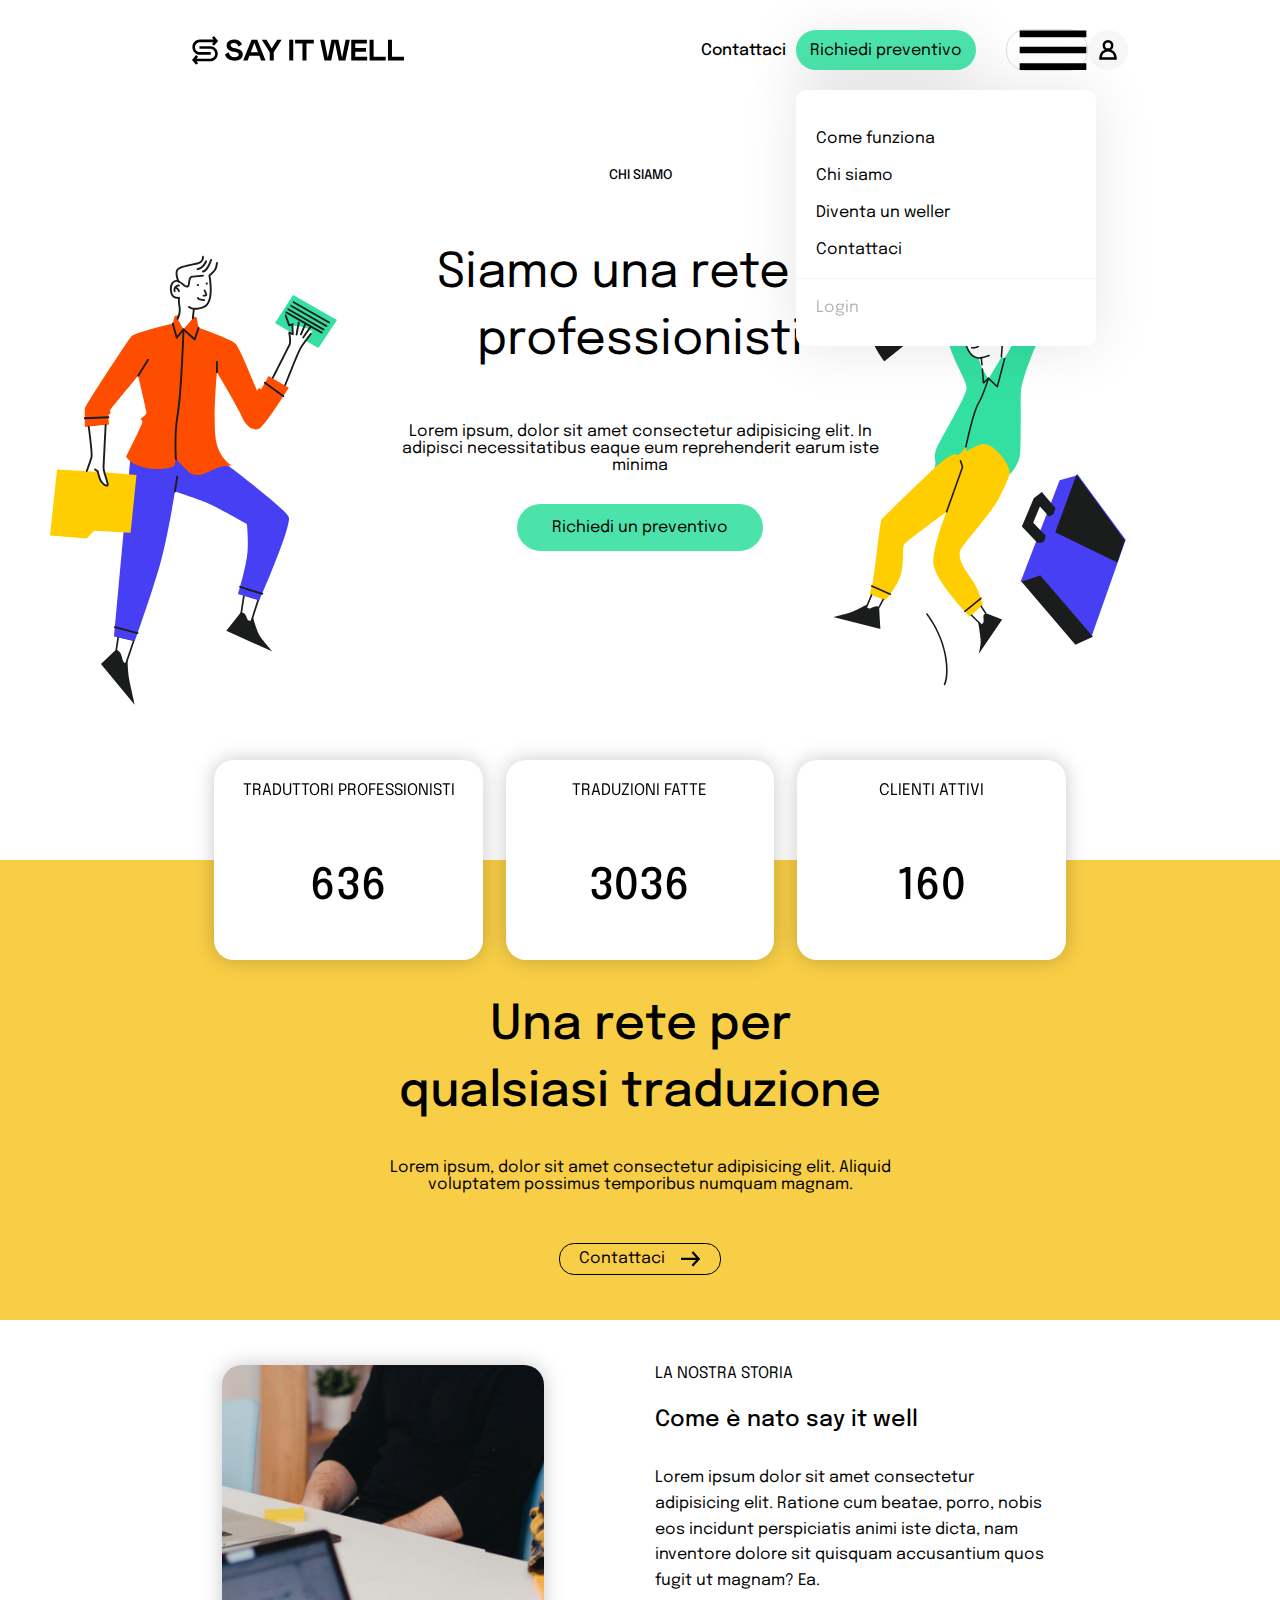
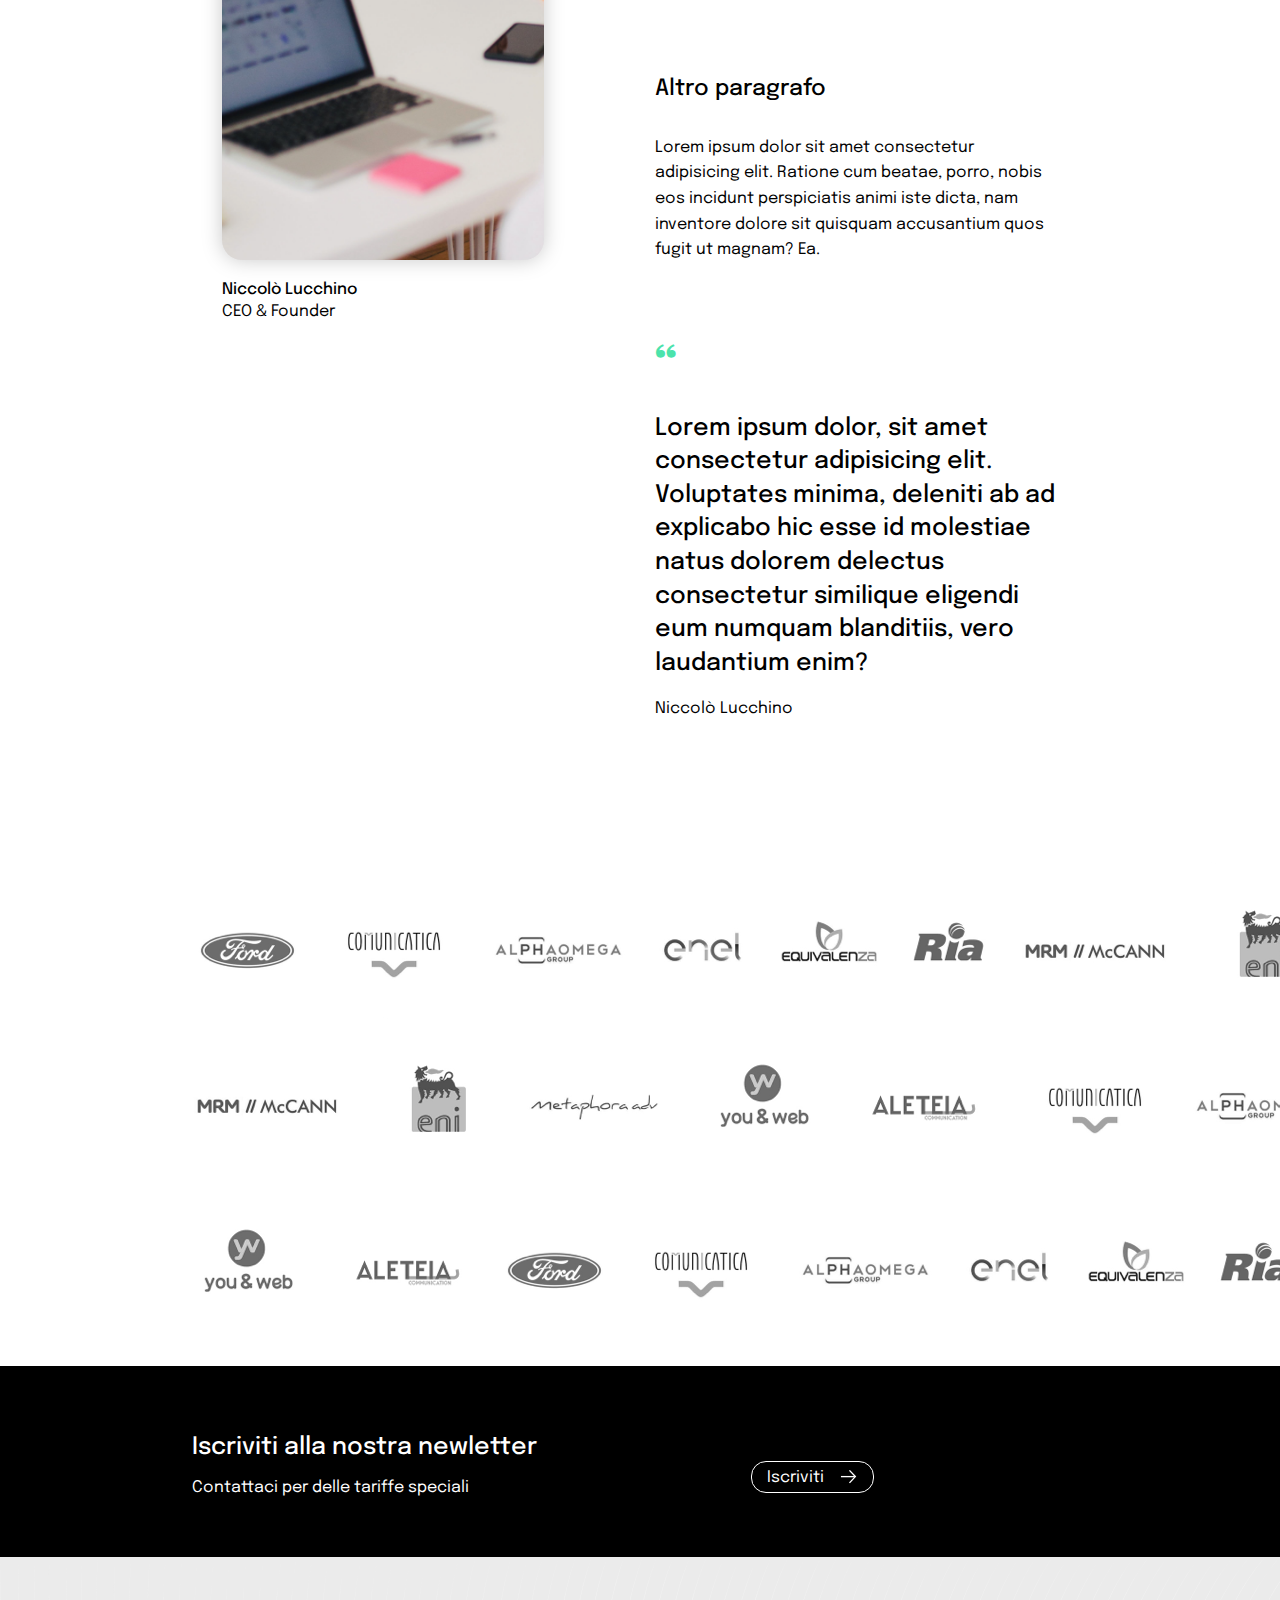
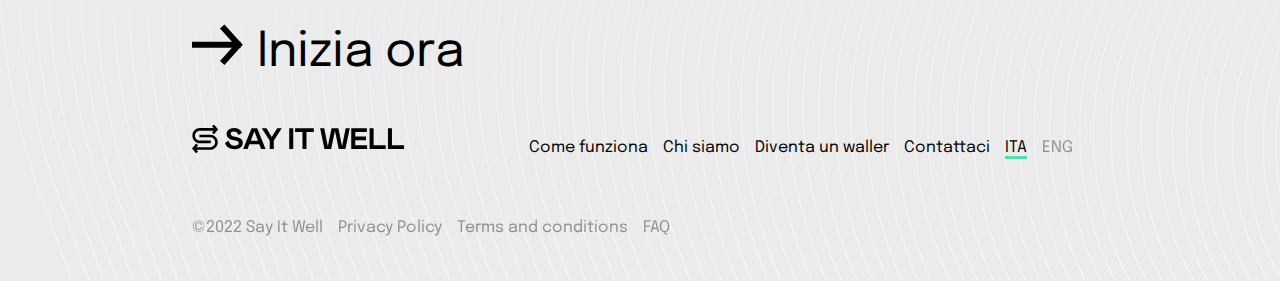
<file: satellite2.html>
<!DOCTYPE html>
<html lang="en">
<head>
    <meta charset="UTF-8">
    <meta http-equiv="X-UA-Compatible" content="IE=edge">
    <meta name="viewport" content="width=device-width, initial-scale=1.0">
    <title>Document</title>
    <link rel="stylesheet" href="nav.css">
    <link rel="stylesheet" href="footer.css">
    <link rel="stylesheet" href="style.css">
    <link rel="stylesheet" href="s2.css">
</head>
<body>


    <nav>
        <img src="res/icons/logo.svg" alt="SaiItWell" class="logo" onclick="location.href='index.html'">
        <div class="row">
            <a href="">Contattaci</a>
            <div class="cta" href="">Richiedi preventivo
                <div id="prevMenu">
                    <a href="satellite1.html">Come funziona</a>
                    <a href="satellite2.html">Chi siamo</a>
                    <a href="work.html">Diventa un weller</a>
                    <a href="contacts.html">Contattaci</a>
                    <a href="" class="disabled anchorLogin">Login</a>
                </div>
            </div>
            <div class="navMenu">
                <img src="res/icons/menu.svg" class="menu" id="prevMenuBtn" alt="">
                <img src="res/icons/user.svg" alt="">
            </div>

        </div>
    </nav>
    
    <section id="landing">
        <div class="container">
            <h5>CHI SIAMO</h5>
            <h1>Siamo una rete di professionisti</h1>
            <p>Lorem ipsum, dolor sit amet consectetur adipisicing elit. In adipisci necessitatibus eaque eum reprehenderit earum iste minima</p>
            <button>Richiedi un preventivo</button>
            <img src="res/img/s2img1.svg" alt="" class="sprites">
            <img src="res/img/s2img2.svg" alt="" class="sprites">

        </div>
    </section>

    <section id="numbers">
        <div class="row offset">
            <div class="block">
                <p>TRADUTTORI PROFESSIONISTI</p>
                <h2>636</h2>
            </div>
            <div class="block">
                <p>TRADUZIONI FATTE</p>
                <h2>3036</h2>
            </div>
            <div class="block">
                <p>CLIENTI ATTIVI</p>
                <h2>160</h2>
            </div>
        </div>
        <div class="container">
            <h1>Una rete per qualsiasi traduzione</h1>
            <p>Lorem ipsum, dolor sit amet consectetur adipisicing elit. Aliquid voluptatem possimus temporibus numquam magnam.</p>
            <a href="" class="button">
                Contattaci <img src="res/icons/arrow.svg" alt="">
            </a>
        </div>
    </section>

    <section id="story">
        <div class="img">
            <img src="res/img/whoImg.png" alt="">
            <p><b>Niccolò Lucchino</b><br>CEO & Founder</p>
        </div>

        <div class="testo">
            <span>LA NOSTRA STORIA</span>
            <h3>Come è nato say it well</h3>
            <p>Lorem ipsum dolor sit amet consectetur adipisicing elit. Ratione cum beatae, porro, nobis eos incidunt perspiciatis animi iste dicta, nam inventore dolore sit quisquam accusantium quos fugit ut magnam? Ea.</p>
            <h3>Altro paragrafo</h3>
            <p>Lorem ipsum dolor sit amet consectetur adipisicing elit. Ratione cum beatae, porro, nobis eos incidunt perspiciatis animi iste dicta, nam inventore dolore sit quisquam accusantium quos fugit ut magnam? Ea.</p>
            <b class="green">“</b>
            <h2>Lorem ipsum dolor, sit amet consectetur adipisicing elit. Voluptates minima, deleniti ab ad explicabo hic esse id molestiae natus dolorem delectus consectetur similique eligendi eum numquam blanditiis, vero laudantium enim?</h2>
            <span>Niccolò Lucchino</span>
        </div>

    </section>
    <section id="references">
        <img src="res/img/brandsL.png" alt="">
    </section>
    
    <section id="newsletter">

        <div>
            <h2>Iscriviti alla nostra newletter</h2>
            <p>Contattaci per delle tariffe speciali</p>
        </div>


        <a href="" class="button">
            Iscriviti <img src="res/icons/white-arrow.svg" alt="">
        </a>




    </section>

    
    <section id="footer">
        <h1><img src="res/icons/big-arrow-black.svg" alt=""> Inizia ora</h1>
        <footer>
            <img src="res/icons/logo.svg" alt="SaiItWell" class="logo" onclick="location.href='index.html'">
            <div class="links">
                <a href="">Come funziona</a>
                <a href="">Chi siamo</a>
                <a href="">Diventa un waller</a>
                <a href="">Contattaci</a>
                <a href="" class="lan active">ITA</a>
                <a href="" class="lan">ENG</a>
            </div>
        </footer>
        <span>
            <a href="">©2022 Say It Well</a>
            <a href="">Privacy Policy</a>
            <a href="">Terms and conditions</a>
            <a href="">FAQ</a>
        </span>
    </section>
    
<script src='https://cdnjs.cloudflare.com/ajax/libs/jquery/3.6.0/jquery.js' integrity='sha512-n/4gHW3atM3QqRcbCn6ewmpxcLAHGaDjpEBu4xZd47N0W2oQ+6q7oc3PXstrJYXcbNU1OHdQ1T7pAP+gi5Yu8g==' crossorigin='anonymous'></script>
<script src="ui.js"></script>
</body>
</html>
</file>
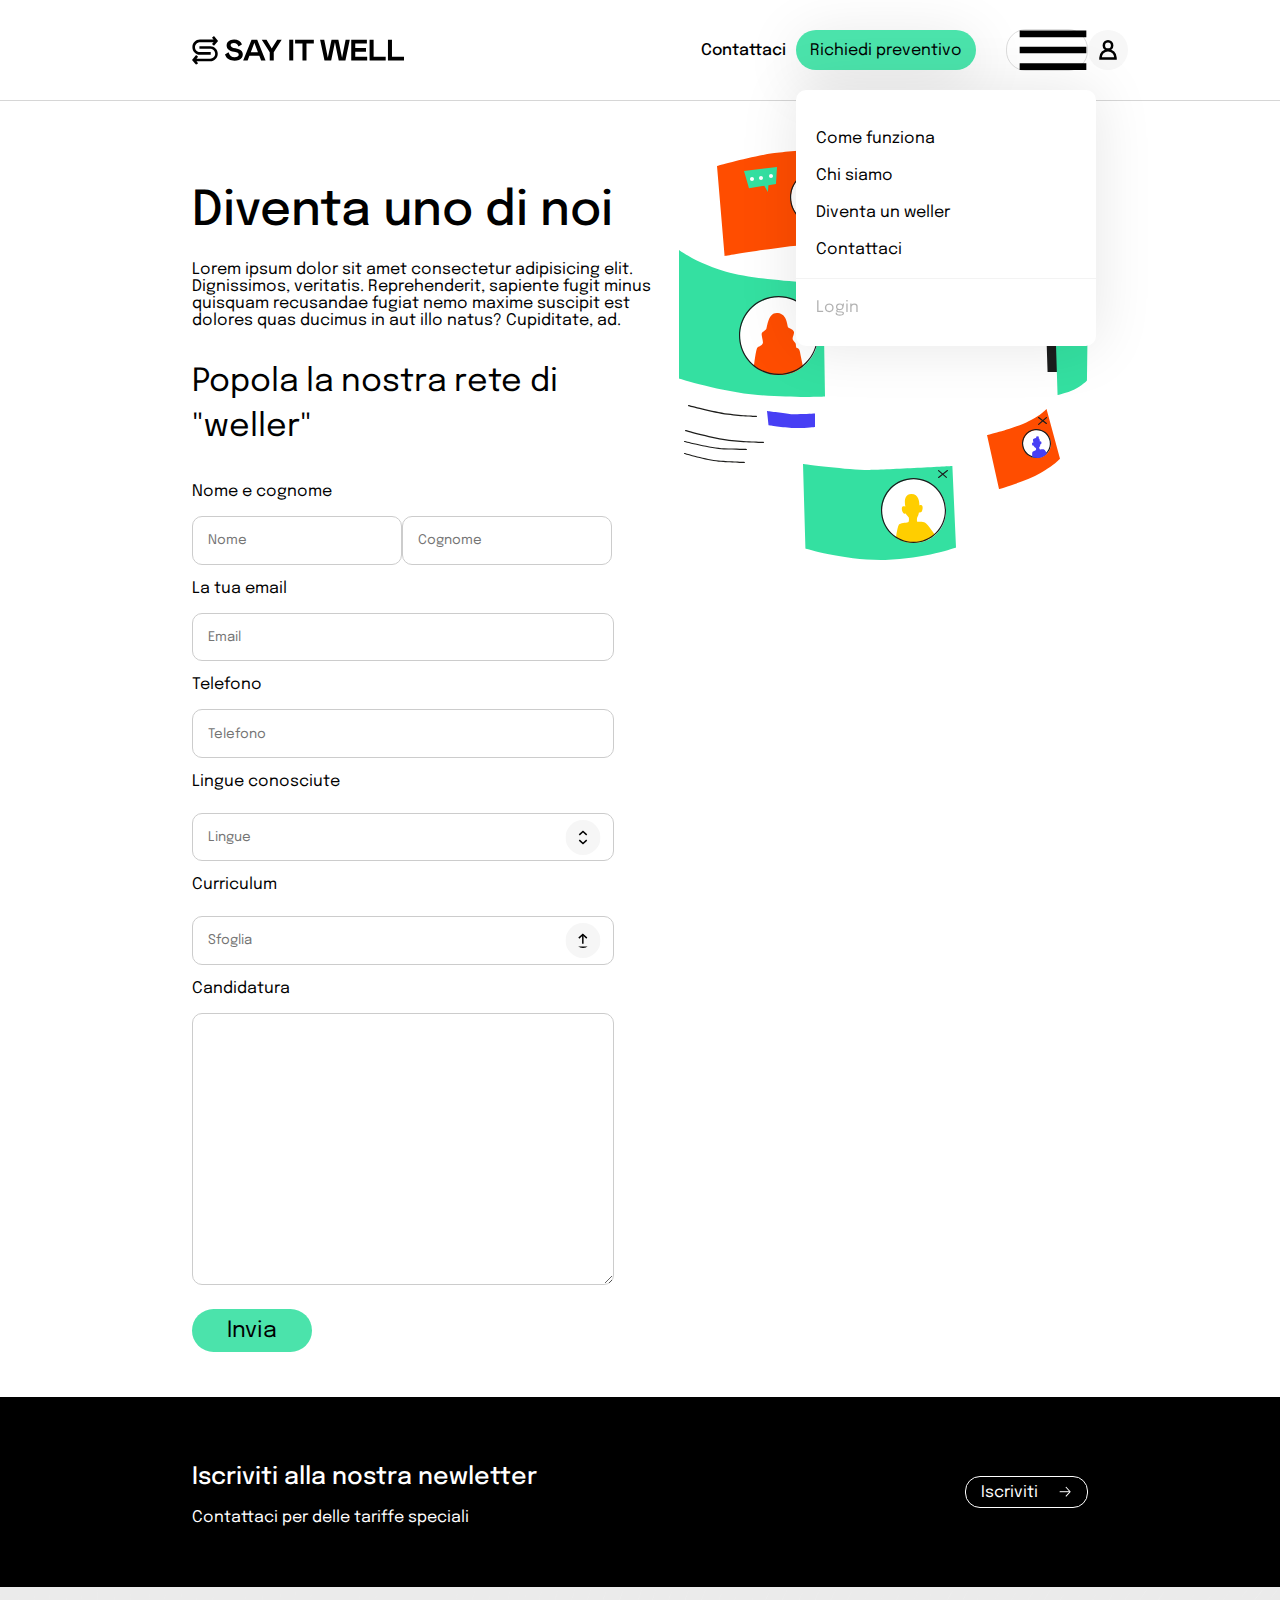
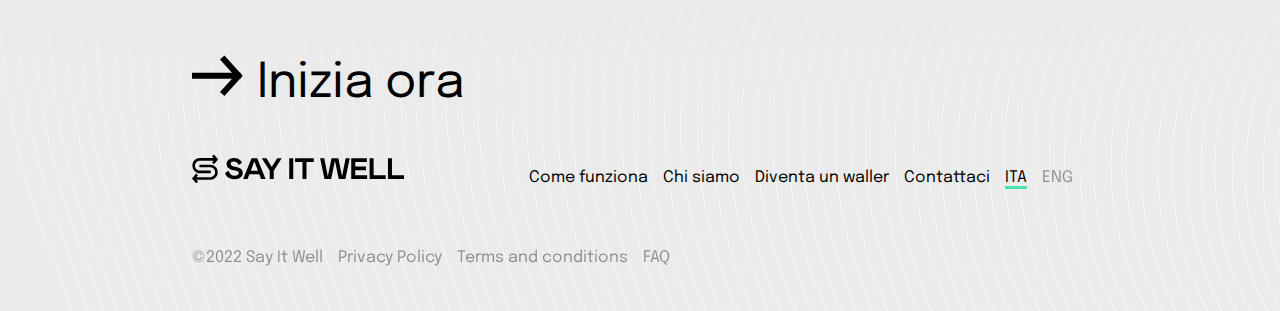
<file: work.html>
<!DOCTYPE html>
<html lang="en">
<head>
    <meta charset="UTF-8">
    <meta http-equiv="X-UA-Compatible" content="IE=edge">
    <meta name="viewport" content="width=device-width, initial-scale=1.0">
    <title>Document</title>
    <link rel="stylesheet" href="nav.css">
    <link rel="stylesheet" href="footer.css">
    <link rel="stylesheet" href="style.css">
    <link rel="stylesheet" href="contacts.css">
</head>
<body>


    <nav>
        <img src="res/icons/logo.svg" alt="SaiItWell" class="logo" onclick="location.href='index.html'">
        <div class="row">
            <a href="">Contattaci</a>
            <div class="cta" href="">Richiedi preventivo
                <div id="prevMenu">
                    <a href="satellite1.html">Come funziona</a>
                    <a href="satellite2.html">Chi siamo</a>
                    <a href="work.html">Diventa un weller</a>
                    <a href="contacts.html">Contattaci</a>
                    <a href="" class="disabled anchorLogin">Login</a>
                </div>
            </div>
            <div class="navMenu">
                <img src="res/icons/menu.svg" class="menu" id="prevMenuBtn" alt="">
                <img src="res/icons/user.svg" alt="">
            </div>

        </div>
    </nav>

    <section id="landing">
        <div class="content">
            <h1>Diventa uno di noi</h1>
            <p>Lorem ipsum dolor sit amet consectetur adipisicing elit. Dignissimos, veritatis. Reprehenderit, sapiente fugit minus quisquam recusandae fugiat nemo maxime suscipit est dolores quas ducimus in aut illo natus? Cupiditate, ad.</p>
            <h3>Popola la nostra rete di "weller"</h3>

            <form action="">

                <p>Nome e cognome</p>
                <div class="inputs">
                    <input type="text" name="Nome" placeholder="Nome">
                    <input type="text" name="Cognome" placeholder="Cognome">
                </div>


                <p>La tua email</p>
                <input type="text" placeholder="Email" name="Email">
                
                <p>Telefono</p>
                <input type="text" placeholder="Telefono" name="Telefono">
                <p>Lingue conosciute</p>
                <input type="text" placeholder="Lingue" name="Lingue">
                <img src="res/icons/select.svg" class="inputIcon" id="lingueSfoglia" alt="">
                <p>Curriculum</p>
                <input type="file" placeholder="Curriculum" value="Sfoglia" id="CV">
                <input type="text" name="" placeholder="Sfoglia" id="sfoglia">
                <img src="res/icons/upload.svg" class="inputIcon" id="uploadSfoglia" alt="">
                <p>Candidatura</p>
                <textarea type="text" name="Candidatura" id="Candidatura" value="Scrivi qua la tua candidatura"></textarea>

                <button type="submit">Invia</button>

            </form>
        </div>
        <img src="res/img/work.svg" alt="">
    </section>

    
    
    <section id="newsletter">

        <div>
            <h2>Iscriviti alla nostra newletter</h2>
            <p>Contattaci per delle tariffe speciali</p>
        </div>


        <a href="" class="button">
            Iscriviti <img src="res/icons/white-arrow.svg" alt="">
        </a>




    </section>


    <section id="footer">
        <h1><img src="res/icons/big-arrow-black.svg" alt=""> Inizia ora</h1>
        <footer>
            <img src="res/icons/logo.svg" alt="SaiItWell" class="logo" onclick="location.href='index.html'">
            <div class="links">
                <a href="">Come funziona</a>
                <a href="">Chi siamo</a>
                <a href="">Diventa un waller</a>
                <a href="">Contattaci</a>
                <a href="" class="lan active">ITA</a>
                <a href="" class="lan">ENG</a>
            </div>
        </footer>
        <span>
            <a href="">©2022 Say It Well</a>
            <a href="">Privacy Policy</a>
            <a href="">Terms and conditions</a>
            <a href="">FAQ</a>
        </span>
    </section>
    
<script src='https://cdnjs.cloudflare.com/ajax/libs/jquery/3.6.0/jquery.js' integrity='sha512-n/4gHW3atM3QqRcbCn6ewmpxcLAHGaDjpEBu4xZd47N0W2oQ+6q7oc3PXstrJYXcbNU1OHdQ1T7pAP+gi5Yu8g==' crossorigin='anonymous'></script>
<script src="ui.js"></script>
</body>
</html>
</file>
<file: footer.css>
#footer {
    padding-top: 30px;
    width: 70vw;
    padding-left: 15vw;
    padding-right: 15vw;
    position: relative;
    display: flex;
    flex-direction: column;
    background-color: #EBEBEB;
    background-image: url("res/img/bg.svg");
}

footer {
    width: 100%;
    display: flex;
    justify-content: space-between;
}

footer .links {
    margin-top: 20px;
    display: flex;
}

footer .links a {
    margin-right: 15px;
    color: black;
    /* font-weight: bold; */
}
#footer span {
    display: flex;
    margin-top: 60px;
}

#footer span a {
    opacity: .4;
    margin-right: 15px;
}


#footer h1 {
    font-weight: normal;
    font-size: 3em;
}

footer .links .lan {
    opacity: .4;
    transition: all .3s ease;
}
footer .links .lan.active,
footer .links .lan:hover {
    opacity: 1;
    border-bottom: #4BE3AB solid 3px ;
}
</file>
<file: style.css>
@import url('https://fonts.googleapis.com/css2?family=Epilogue:ital,wght@0,100;0,200;0,300;0,400;0,500;0,600;0,700;0,800;0,900;1,100;1,200;1,300;1,400;1,500;1,600;1,700;1,800;1,900&display=swap');
* {
    font-family: 'Epilogue', sans-serif;
}

body {
    max-width: 100vw;
    overflow-x: hidden;
    width: 100vw;
    margin: 0;
    padding: 0;
    background-color: #FFF;
    display: flex;
    flex-direction: column;
    align-items: center;
    position: relative;
}

a {
    text-decoration: none;
}

a:visited {
    color: black;
}


h1, h2, h3, h4, h5 {
    font-weight: 500;
    line-height: 140%;
}

a:hover {
    opacity: 1;
}
.row {
    display: flex;
    align-items: center;
}
.column {
    display: flex;
    flex-direction: column;
}

.row {
    display: flex;
    flex-direction: row;
}


section {
    width: 70vw;
    padding: 5vh 15vw;
    position: relative;
}

a {
    text-decoration: none;
}

a:hover {
    opacity: 1;
}

a.button {
    border: solid 1px black;
    height: 30px;
    border-radius: 15px;
    display: flex;
    justify-content: center;
    align-items: center;
}

a.button:hover {
    background-color: #4BE3AB;
    border-color: #4BE3AB;
}

.green {
    color: #4BE3AB;
}

.row {
    display: flex;
    align-items: center;
}
.column {
    display: flex;
    flex-direction: column;
}

/* nav {
    width: 70vw;
    padding-left: 15vw;
    padding-right: 15vw;
    height: 6vh;
    min-height: 200px;
    display: flex;
    align-items: center;
    justify-content: space-between;
    transition: all .3s ease;
} */

.navMenu {
    display: flex;
    justify-content: space-around;
    width: 80px;
    height: 40px;
    margin-left: 30px;
    border: solid 1px #DDD;
    border-radius: 20px;
}

.navMenu img {
    cursor: pointer;
}

.navMenu .menu {
    margin-left: 11px;
}


section {
    width: 70vw;
    padding: 5vh 15vw;
    position: relative;
}

.mirrored {
    transform: scaleX(-1);
}


section .sprites {
    position: absolute;
    top: 50%;
    transform: translateY(-50%);
    left: 50px;
}
section .sprites:last-of-type {
    right: 50px;
    left: auto;
}


/**/

#references {
    padding-top: 100px;
    max-width: 100vw;
    /* height: 40vh; */
    background-image: url();
}

#references .controls img {
    width: 20px;
    padding: 10px;
    border: 1px solid black;
    border-radius: 50%;
    margin: 10px;
    cursor: pointer;
}

#references .slider {
    width: auto;
    margin-top: 80px;
    max-width: none;
    margin-bottom: 30px;
    position: relative;
    min-height: 30vh;
}

#references .controls {
    display: flex;
    width: 100%;
    justify-content: center;
    align-items: center;
}

#references .comment.prev {
    left: -60%;
}
#references .comment.active {
    left: 20%;
}
#references .comment.next {
    right: -70%;
}

#references .comment.prev,
#references .comment.next {
    opacity: .3;
}


#references .comment {
    max-width: 70%;
    max-height: 30vh;
    display: flex;
    width: 60vw;
    position: absolute;
    top: 0;

}

#references .comment .avatar {
    width: 80px;
    height: 80px;
    margin-right: 30px;
}

#references .comment span {
    line-height: 230%;
}

#references .comment p {
    font-size: 2.3em;
    margin-top: 0;

}

#references .comment a,
#references .controls a {
    color: #4BE3AB;
}

#references .controls img {
    cursor: pointer;
}

/**/
#newsletter {
    background-color: black;
    display: flex;
    justify-content: space-between;
    align-items: center;
    color: white;
}

#newsletter div {
    flex-direction: column;
    display: flex;
}

#newsletter h2 {
    margin-bottom: .6em;
}

#newsletter p {
    margin-top: 0;
}

#newsletter a.button {
    border: solid 1px white;
    color: white;
    padding: 0px 15px;
}

a.button img {
    margin-left: 1.3em;
}

.disabled {
    cursor: not-allowed;
    opacity: .3;
    pointer-events: none;
}

.anchorLogin {
    border-top: solid 1px #d8d8d8;
    padding-top: 20px;
}

#story div {
    width: 45%;
}

#story p {
    margin-bottom: 80px;
}
#story h3 {
    margin-bottom: 30px;

    font-size: 1.4em;
}
</file>
<file: nav.css>
nav {
    width: 70vw;
    padding-left: 15vw;
    padding-right: 15vw;
    /* height: 6vh; */
    min-height: 100px;
    display: flex;
    align-items: center;
    justify-content: space-between;
    transition: all .3s ease;
    z-index: 10;
}

nav .row {
    width: auto!important;
}


nav.active {
    position: fixed;
    top: 0;
    left: 0;
    background-color: #FFF;
}

nav a {
    color: black;
    font-weight: 500;
}

nav .cta {
    background-color: #4BE3AB;
    width: 180px;

    margin-left: 10px;
    border-radius: 1.25em;
    height: 2.5em;
    display: flex;
    justify-content: center;
    align-items: center;
    position: relative;

    box-shadow: 0px 10px 60px 0px rgba(0, 0, 0, 0.123);
}



.navSearch {
    display: flex;
    align-items: center;
    justify-content: center;
    border-top: solid 1px #d8d8d8;
    width: 100vw;
}

.languageCont {
    border: solid 1px #DDDDDD;
    border-radius: 20px;
    height: 30px;
    /* width: 45vw; */
    display: flex;
    align-items: center;
    padding: 5px;
    justify-content: space-evenly;
    position: relative;
    margin-bottom: 20px;
    margin-top: 20px;
}

.languageCont div:not(#searchIcon) {
    /* margin-right: 10px; */
    padding-right: 25px;
    padding-left: 25px;
    border-right: solid 1px #D8D8D8;
    text-align: center;
}

#searchIcon {
    border-radius: 50%;
    background-color: #4BE3AB;
    display: flex;
    justify-content: center;
    align-items: center;
    position: relative;
    padding: 5px;
    height: 21px;
    width: 21px;
}
#searchIcon img {
    width: 80%;
    height: 80%;
}

#prevMenu {
    padding-top: 40px;
    padding-bottom: 10px;
    background-color: white;
    border-radius: 10px;
    position: absolute;
    /* display: none; */
    display: flex;
    flex-direction: column;
    top: 60px;
    left: 0;
    box-shadow: 0px 0px 60px 0px rgba(0, 0, 0, 0.1);
}

#prevMenuBtn {
    cursor: pointer;
}
#prevMenu * {
    min-width: 280px;
    padding-left: 20px;
    margin-bottom: 20px;
    font-weight: 400;
}

.logo {
    cursor: pointer;
}
</file>
<file: main.css>
#landing {
    display: flex;
    align-items: center;
    flex-direction: column;
    justify-content: space-between;
    background-image: url("res/img/bg.svg");
    background-size: cover;
    height: 80vh;
}

#landing h1 {
    text-align: center;
    font-weight: 500;
    font-size: 4.5em;
    width: 100%;
}

#landing .links {
    display: flex;
    justify-content: center;
    font-size: 1.2em;
}

#landing .links span {
    opacity: .4;
    transition: all .3s ease;
    display: flex;
    flex-direction: column;
    align-items: center;
    margin: 5px;
    cursor: pointer;
    margin-left: 15px;
    margin-right: 15px;
}

#landing .links:hover {
    opacity: 1;
}

#landing .links span.active {
    opacity: 1;
}

#landing .links span .bottomBar {
    content: '';
    width: 0;
    height: 5px;
    margin-top: .5em;
    background-color: #4BE3AB;
    transition: all .3s ease;

}

#landing .links span.active .bottomBar {
    width: 20px;
}

#landing .links span:hover .bottomBar {
    width: 15px;
}

#landing .bar {
    margin-top: 20px;
    width: 100%;
    background-color: #fff;
    border-radius: 40px;
    height: 80px;
    display: flex;
    justify-content: space-between;

    align-items: center;
    box-shadow:  0px 10px 60px 0px rgba(0, 0, 0, 0.1);
    position: relative;
}


#landing .langBox {
    height: 60%;
    display: flex;
    flex-direction: column;
    width: calc(22% - 30px);
    justify-content: space-evenly;
    height: 60px;
    padding-top: 5px;
    padding-bottom: 5px;
    margin-top: 10px;
    margin-bottom: 10px;
    

}

#landing .langBox:first-of-type {
    margin-right: 20px;
    margin-left: 5px!important;
}
#landing .langBox.active {
    background: #f6f6f6;
border-radius: 35px;
}
#landing .langBox.active input {
    background: #f6f6f6;
/* border-radius: 35px; */
}


#landing .langBox:first-of-type {
    margin-left: 35px;
}

#landing .langBox p {
    color: #4BE3AB;
    font-weight: bold;
    margin: 0;
}

#landing .langBox input {
    border: none;
    font-size: 1.2em;
    font-weight: medium;
    padding: 0;
    margin: 0;
}

#landing #swapLang {
    height: 60px;
    width: 60px;
    border-radius: 30px;
    display: flex;
    align-items: center;
    justify-content: center;
    /* transition: all .3s cubic-bezier(.22, .7, .89, .35); */
    background-color: #fff;
    border: solid 1px #f6f6f6;
    cursor: pointer;
    margin-left: -25px;
}
#landing #swapLang.active {
    margin-left: -120px;
}

/* #landing #swapLang:hover {
    transform: translateX(-50%), rotate(180);
} */

#landing .langBox.bordered {
    /* border-left: solid 1px #f6f6f6; */
    border-right: solid 1px #f6f6f6;
    padding-left: 10px;
    padding-right: 10px;
}

#landing #uploadTesto {
    width: 16%;
    min-width: 180px;
    height: 60px;
    border-radius: 35px;
    border: none;
    display: flex;
    justify-content: space-evenly;
    align-items: center;
    font-size: 1em;
    background-color: white;
    border: solid 1px #DDD;
    cursor: pointer;
}

#landing #search {
    width: 60px;
    height: 60px;
    margin-right: 10px;
    border-radius: 30px;
    border: none;
    background-color: #4BE3AB;
    display: flex;
    align-items: center;
    justify-content: center;
    cursor: pointer;
}

input {
    cursor: pointer;
}

#landing .bottomText {
    width: 100%;
    text-align: center;
    /* margin-top: 1vh; */
    line-height: 1.6em;
}

#landing .bottomText span {
    font-weight: 600;
}

#landing .bottomText a {
    color: #4BE3AB;
    opacity: .8;
}

/**/
#howItWorks {
    background-color: #4249eb;
    display: flex;
    flex-direction: column;
    align-items: center;

}

p.title {
    text-transform: uppercase;

}

#howItWorks p.title {
    color: #fff;
    font-size: .8em;
}

a.button {
    display: flex;
    align-items: center;
    justify-content: space-evenly;
    width: 160px;
    height: 40px;
    border-radius: 20px;
    border: 1px black solid;
    text-decoration: none;
    color: black;
    transition: background-color .3s ease;
}

#howItWorks .button {
    border: 1px #fff solid;
    color: #fff;

}

#howItWorks .tile {
    height: 250px;
    width: 250px;
    border-radius: 30px;
    background-color: #fff;
    display: flex;
    flex-direction: column;
    padding: 40px;
    margin: 20px;
    margin-bottom: 60px;
    box-shadow: 0px 10px 40px 0px rgba(0, 0, 0, 0.1);
}


#howItWorks .tile h2 {
    /* line-height: 140%; */
}
#howItWorks .tile p {
    color: black;

}


#howItWorks .tile img {
    width: 45px;
    height: 45px;
    margin-bottom: 20px;
}

/**/
#whyChoose {
    background-color: black;
    color: white;
    display: flex;
    justify-content: space-between;
}

#whyChoose .column:nth-of-type(1) {
    width: 70%;
    z-index: 1;
}

#whyChoose .column:nth-of-type(2) {
    width: 30%;
    z-index: 0;
}

#whyChoose .column:nth-of-type(2) img {
    transform: translateX(-33%);
    width: 150%;
}

#whyChoose h2 {
    font-size: 3em;
    font-weight: normal;
    /* line-height: 140%; */
}

#whyChoose .column:nth-of-type(2) p {
    /* width: 100vw;
    transform: translateX(-65%);
    text-align: right; */
}

#whyChoose .button {
    border: 1px #fff solid;
    color: #fff;

}



/**/

#mission {
    display: flex;
    background-color: #4BE3AB;
    background-image: url("res/img/mission.svg");
    background-size: cover;
    min-height: 80vh;
    flex-direction: column;
    align-items: center;
    justify-content: center;
    text-align: center;
}

#mission p.title {
    color: black;
    margin-bottom: 80px;
}

#mission a {
    /* margin-right: 0; */
    margin-top: 120px;
}

#mission h2 {
    font-size: 3.5em;

}

/**/

#brands {
    max-width: 100vw;
    position: relative;
}

#brands img {
    width: 100%;
}


.langMenu {
    position: absolute;
    width: 100%;
    height: 20vw;
    bottom: -10px;
    transform: translateY(100%);
    z-index: 999;
    left: 0;
    background-color: white;
    border-radius: 40px;
    box-shadow: 0px 10px 60px 0px rgba(0, 0, 0, 0.106) ;
    overflow: hidden;
}

#searchbarFrom,
#searchbarTo,
#searchbarTopic {
    width: calc(100% - 140px);
    height: 4em;
    max-width: 100%;
    outline: none;
    border: none;
    padding: 10px 40px;
    /* border-bottom: 1px solid #d6d6d6; */
    /* overflow-x: hidden; */
}

.langContainer {
    width: 100%;
    /* padding: 10px 40px; */
    max-width: 100%;
    overflow-y: auto;
    display: flex;
    flex-direction: column;
}

.lingua {

    padding: 30px 40px;
}

.langContainer .lang {
    margin-bottom: 20px;
    transition: color .3s ease;
    cursor: pointer;
}
.langContainer .lang:hover {
    color: #4BE3AB;
}

.topic {
    cursor: pointer;
    border-radius: 1em;
    margin-right: auto;
    margin-bottom: 10px;
    padding: 5px;
}

.topic:hover {
    background-color: #4BE3AB;
}

#linguaSelezionata {
    display: flex;
    flex-direction: column;
}

#linguaSelezionata h5 {
    margin-bottom: 15px;
}

#linguaSelezionata div {
    margin-bottom: 20px;
}

#toLanguageMenu .langContainer,
#toLanguageMenu #searchbarTo {
    background-color: #F6F6F6;
}

#toLanguageMenu {
    display: flex;
    flex-direction: row;
    justify-content: space-between;
}

.side {
    flex-direction: column;
    display: flex;
    width: 60%;
    margin-left: 0;
    margin-right: 0;
    position: relative;
}

.side.smaller {
    padding-left: 30px;
    width: 40%;
    background-color: white;
}

#linguaSelezionata .lang {
    display: flex;
    justify-content: space-between;
    align-items: center;
    width: 30%;
    border-radius: 2em;

    overflow-x: hidden;
    padding: 8px 10px;
    margin-bottom: 5px;
}
#linguaSelezionata .lang.active {
    background-color: #f6f6f6;
}
#linguaSelezionata .lang.active i {
    display: flex;
}
#linguaSelezionata .lang i {
    /* margin-right: 5px; */
    display: none;
    background-color: #4BE3AB;
    border-radius: 50%;
    width: 1.5em;
    height: 1.5em;
    /* display: flex; */
    justify-content: center;
    align-items: center;
    text-align: center;
    font-weight: bold;
    font-style: normal;
}

.side h5 {
    font-size: 1.2em;
    font-weight: 400;
}

.searchbar {
    display: flex;
    flex-direction: row;
    justify-content: space-between;
    max-width: 100%;
    width: calc(100% - 40px);
    padding-right: 40px;
    border-bottom: 1px solid #d8d8d8;
}

.searchbar img {

    opacity: .3;
}
#toLanguageMenu {
    background-color: #f6f6f6;
}

input:focus {
    /* border: none; */
    outline: none;
}

textarea {
    border: none;
    margin: none;
    width: calc(100% - 60px);
    height: 100%;
    max-width: 100%;
    padding: 30px;
    text-indent: 0;
    line-height: 150%;
    font-size: 1em;
}

#upload {
    display: none;
}

.langMenu {
    z-index: 999;
}

#inserisciMenu {
    z-index: 998;
}

#argomento::after {
    content: "v";
}

.rowArrow {
    display: flex;
    position: relative;
}

.rowArrow input {
    width: 80%;
}

#landing .langBox input,
#landing .langBox p{
    padding-left: 20px;
    padding-right: 20px;
}
</file>
<file: checkout.css>
@import url('https://fonts.googleapis.com/css2?family=Epilogue:ital,wght@0,100;0,200;0,300;0,400;0,500;0,600;0,700;0,800;0,900;1,100;1,200;1,300;1,400;1,500;1,600;1,700;1,800;1,900&family=Inter:wght@100;200;300;400;500;600;700;800;900&display=swap');

* {
    font-family: 'Inter', sans-serif;
}

h1, h2, h3, h4, h5, b, span {
    font-weight: 400!important;
}
body {
    display: flex;
    padding: 0;
    margin: 0;
}

section {
    position: relative;
    height: 100vh;
}

#recap {
    background-color: #f6f6f6;
    width: 45%;
}

#info {
    background-color: white;
    width: 55%;
}

section nav {
    width: 80%;
    display: flex;
    justify-content: space-between;
    padding-left: 10%;
    padding-right: 10%;
    padding-top: 35px;
    padding-bottom: 35px;
    border-bottom: 2px solid #f1f1f1;
}

form {
    display: flex;
    flex-direction: column;
    position: relative;
    margin-left: 10%;
}

label {
    display: flex;
    flex-direction: column;
    width: 80%;
    margin-top: 20px;
}

#login {
    margin-top: 40px;
    background-color: #f6f6f6;
    display: flex;
    text-align: center;
    padding: 9px 10px;
    width: calc(80% - 80px);
    border-radius: 40px;
    align-items: center;
    margin-top: 40px;
    font-weight: bold;
}

#login img {
    margin-right: 10px;
}
a {
    text-decoration: none;
}
a:hover {
    opacity: 1;
}

.green {
    margin-left: .3em;
    margin-right: .3em;
    color: #4BE3AB;
}

.inputs {
    display: flex;
}

.inputs label {
    max-width: 45%;
}

input, textarea {
    border-radius: 10px;
    padding: 10px 15px;
    height: 2em;
    outline: none;
    border: solid 1px #cccccc;
}

textarea {
    height: 250px;
}

#recap {
    padding-top: 100px;
    font-weight: bold;
}

#recap .header {
    display: flex;
    justify-content: space-between;
    margin-bottom: 40px;
    width: 60%;
    margin-left: 50px;
}


.between {
    display: flex;
    justify-content: space-between;
    margin-top: 20px;
}

#recapInfo {

    position: relative;
    display: flex;
    flex-direction: column;
    justify-content: space-between;
    margin-bottom: 40px;
    width: 60%;
    margin-left: 50px;
}

#recapInfo b {
    color: #cacaca;
}

.lingua {
    display: flex;
    justify-content: center;
    align-items: center;
    border: 1px #cacaca solid;
    background-color: white;
    border-radius: 12.5px;
    height: 25px;
    width: auto;
    max-width: 90px;
    font-size: .8em;
    font-weight: bold;
    margin-top: 20px;
}

.remove {
    color: black;
    background-color: #4BE3AB;
    border-radius: 50%;
    display: flex;
    justify-content: center;
    align-items: center;
    width: 20px;
    height: 20px;
    margin-left: 20px;
}

.totale {
    padding-top: 20px;
    font-size: 2em;
    margin-top: 70px;
    border-top: 1px solid #cacaca ;
}

.totale b {
    color: black!important;
}
</file>
<file: contacts.css>
#landing {
    display: flex;
    justify-content: space-evenly;
    align-items: flex-start;
}

#landing .content {
    flex-direction: column;
    justify-content: flex-start;
}

#landing .content p.call{
    margin-bottom: 70px;
}
#landing .content h1 {
    font-size: 3em;
    margin-bottom: 10px;
}
#landing .content h3 {
    font-size: 2em;
    font-weight: 400;
}

form p{
    margin-top: 15px;
}

.inputs {
    display: flex;
    position: relative;
    width: calc(80% + 30px);
    justify-content: space-between;
}

input, textarea {
    border-radius: 10px;
    padding: 10px 15px;
    height: 2em;
    width: 80%;
    outline: none;
    border: solid 1px #cccccc;
    position: relative;
}

input:focus {
    border-color: #4BE3AB;
}

textarea {
    height: 250px;
}

.inputs input {
    width: 43%;
}

button {
    padding: 10px 35px;
    border-radius: calc(40px + 2em);
    font-size: 1.4em;
    border: none;
    background-color: #4BE3AB;
    margin-top: 20px;
}

nav {
    border-bottom: 1px solid #d6d6d6;
}

#CV {
    display: none;
}

#sfoglia {
    pointer-events: none;
}

.inputIcon {
    transform: translate(-150%, 40%);
    background-color: #F6F6F6;
    border-radius: 50%;
    width: 15px;
    height: 15px;
    padding: 10px;
    cursor: pointer;
}
</file>
<file: preventivo.css>
section {
    background-color: #f6f6f6;
}

.row {
    width: 100%;
    position: relative;
    justify-content: space-evenly;
}

.block {
    width: 30%;
    border-radius: 30px;
    filter: drop-shadow(0px 0px 10px rgba(0, 0, 0, 0.187));
    display: flex;
    flex-direction: column;
    background-color: white;

    padding: 10px 0px;
}


.prezzo {
    width: 100%;
    border-top: 1px solid #cacaca;
    padding-top: 20px;
    text-align: center;
}

.prezzo span {
    color: #cacaca;
}

.block h5 {
    color: #cacaca;
    margin-bottom: 0px;
}

.block h3 {
    font-size: 1.6em;
    margin-bottom: 10px;
}

.block h5,
.block h3,
.block p {
    margin-left: 50px;
}

.block p {
    margin-top: 0px;
}

.prezzo b {
    font-size: 1.5em;
}

.block b {
    font-weight: 400;
    line-height: 150%;
}

.features {
    color: #cacaca;
    margin-top: 20px;
}

section button {
    padding: 20px 20px;
    border-radius: calc(40px + 2em);
    font-size: 1em;
    border: none;
    background-color: #4BE3AB;
    margin-top: 20px;
    margin-left: 20px;
    margin-right: 20px;
    cursor: pointer;
}

#collabora {
    text-align: center;
    color: white;
    min-height: 300px;
    background-color: #4249eb;
}

#collabora h3 {

    font-size: 3em;
    margin-bottom: 0;
}

/* #collabora .sprites {
    position: absolute;
    top: 50%;
    transform: translateY(-50%);
    left: 50px;
}
#collabora .sprites:last-of-type {
    right: 50px;
    left: auto;
} */

a.button {
    border-radius: 20px;
    border-color: white;
    color: white;
    max-width: 10em;
    padding: 4px 0px;
    margin: auto;
    margin-top: 50px;
    display: flex;
    align-items: center;
}

a.button img {
    margin-left: 1em;
}

.titles {
    text-align: center;
}

h4.titles {
    font-size: 1.5em;
}
</file>
<file: s1.css>
#landing {
    display: flex;
    justify-content: center;
    padding-bottom: 130px;
    height: 65vh;
}

#landing .container {
    display: flex;
    justify-self: center;
    align-items: center;
    flex-direction: column;
    text-align: center;

}

#story {
    display: flex;
    flex-direction: row;
    justify-content: space-evenly;
    /* align-items: center; */
}

.offset.row {

    justify-content: space-evenly;
    width: 100%;
    margin-top: calc(-130px - 5vh);
    flex-wrap: wrap ;
}

.block {
    width: 38%;
    height: 300px;
    /* padding: 18px; */
    /* border-radius: 20px; */
    /* background-color: white; */
    /* display: flex; */
    /* flex-direction: column; */
    /* justify-content: space-evenly; */
    /* margin-bottom: 20px; */
    
    border-radius: 30px;
    background-color: #fff;
    display: flex;
    flex-direction: column;
    padding: 40px;
    margin: 20px;
    margin-bottom: 60px;
    box-shadow: 0px 10px 40px 0px rgba(0, 0, 0, 0.1);

}


.block h2 {
    /* line-height: 140%; */
}
.block p {
    color: black;

}


.block img {
    width: 45px;
    height: 45px;
    margin-bottom: 20px;
}

#numbers {
    background-color: #4249eb
}

#references {
    border-top: 1px solid #d8d8d8;
}


#landing h1 {
    font-size: 3em;
    font-weight: 400;
}

#landing button {
    border: none;
    background-color: #4BE3AB;
    padding: 15px 35px;
    border-radius: 40px;
    font-size: 1em;
}

.container p,
.container h1,
.container p,
.container h5 {
    padding-left: 15vw;
    padding-right: 15vw;
}

#landing .container p {
    margin-bottom: 30px;

}

.testo p {
    line-height: 160%;
}
</file>
<file: s2.css>
.offset.row {

    justify-content: space-evenly;
    width: 100%;
    margin-top: calc(-100px - 5vh);
}



.block {
    background-color: white;
    display: flex;
    justify-content: space-evenly;
    flex-direction: column;
    align-items: center;
    height: 200px;
    width: 30%;
    border-radius: 20px;
    text-align: center;
    filter: drop-shadow(0px 0px 10px rgba(0, 0, 0, 0.212));
}

.block h2 {
    font-size: 2.7em;
    font-weight: 500;
}

#landing {
    display: flex;
    justify-content: center;
    padding-bottom: 130px;
    height: 65vh;
}

#landing .container {
    display: flex;
    justify-self: center;
    align-items: center;
    flex-direction: column;
    text-align: center;

}


.container p,
.container h1,
.container p,
.container h5 {
    padding-left: 15vw;
    padding-right: 15vw;
}

section {
    position: relative;
}

#numbers {
    background-color: #F8CE46;
    text-align: center;
}

#numbers h1 {
    font-size: 3em;
}

#story {
    display: flex;
    flex-direction: row;
    justify-content: space-evenly;
}
#story div {
    width: 45%;
}

.img {
    display: flex;
    flex-direction: column;
    justify-content: flex-start;
    position: relative;
}

.img img {
    height: 55vh;
    width: auto;
    max-width: 80%;
    border-radius: 20px;
    filter: drop-shadow(0px 0px 10px rgba(0, 0, 0, 0.212));
    object-fit: cover;
}

a.button {


    max-width: 10em;
    margin: auto;
    margin-top: 50px;
}

a.button img {
    margin-left: 1em;
    height: 1em;
}

#story b:not(.green) {
    font-weight: 500;
    line-height: 170%;
}
#story b.green {
    font-size: 3em;
}

#landing h1 {
    font-size: 3em;
    font-weight: 400;
}


#landing button {
    border: none;
    background-color: #4BE3AB;
    padding: 15px 35px;
    border-radius: 40px;
    font-size: 1em;
}

#landing .container p {
    margin-bottom: 30px;

}
.testo p {
    line-height: 160%;
}
</file>
